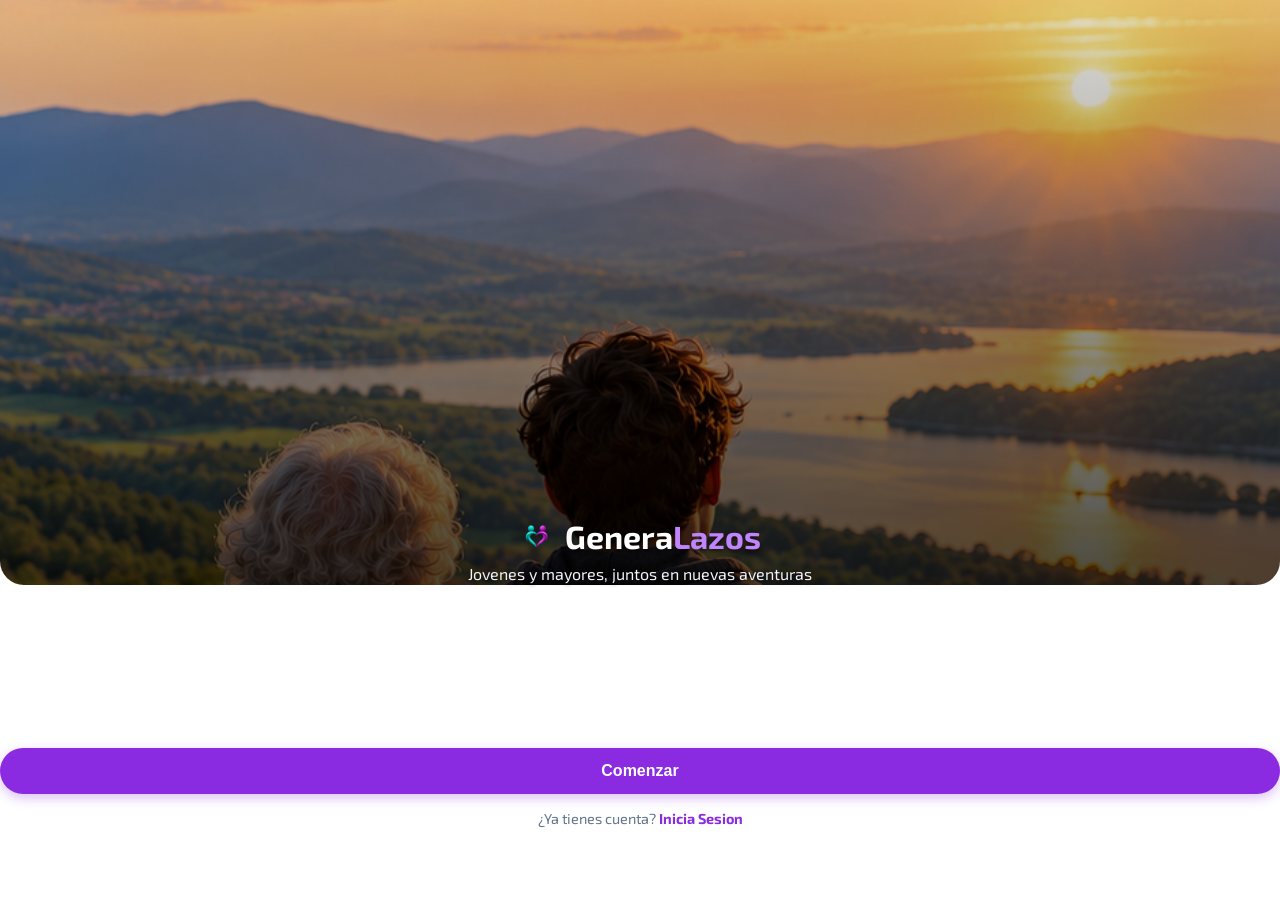
<file: index.html>
<!DOCTYPE html>
<html lang="es">
<head>
    <meta charset="UTF-8">
    <meta name="viewport" content="width=device-width, initial-scale=1.0">
    <title>GeneraLazos - PWA</title>
    <link rel="manifest" href="manifest.json">
    <meta name="theme-color" content="#8a2be2">
    <meta name="apple-mobile-web-app-capable" content="yes">
    <meta name="apple-mobile-web-app-status-bar-style" content="black-translucent">
    <script>
        // Register Service Worker
        if ('serviceWorker' in navigator) {
            window.addEventListener('load', () => {
                navigator.serviceWorker.register('sw.js')
                    .then(reg => console.log('SW registered!', reg))
                    .catch(err => console.error('SW registration failed:', err));
            });
        }
        // Redirect to login page
        window.location.replace('page/login.html');
    </script>
</head>
<body>
    <p>Cargando GeneraLazos...</p>
</body>
</html>
</file>
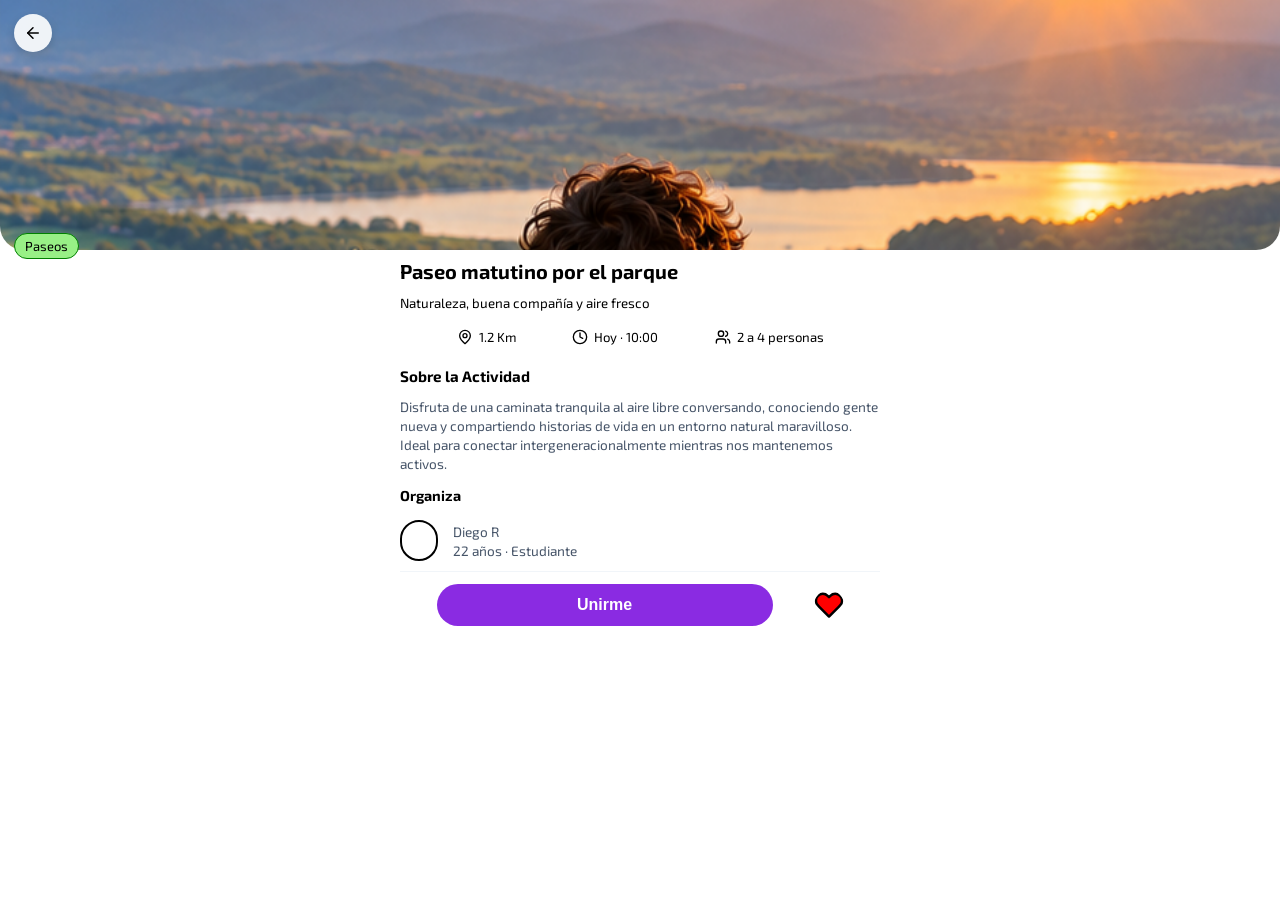
<file: page/actividad.html>
<!DOCTYPE html>
<html lang="es">

<head>
    <meta charset="UTF-8">
    <meta name="viewport" content="width=device-width, initial-scale=1.0">
    <title>Actividad - GeneraLazos</title>
    <link rel="manifest" href="../manifest.json">
    <meta name="theme-color" content="#8a2be2">
    <meta name="apple-mobile-web-app-capable" content="yes">
    <meta name="apple-mobile-web-app-status-bar-style" content="black-translucent">
    <link rel="stylesheet" href="../styles/actividad.css">
</head>

<body>
    <div class="main">
        <header>
            <div class="back" id="back">
                <button>
                    <img src="../images/left.svg" alt="Volver">
                </button>
            </div>
            <img src="../images/background3.png" alt="" id="actividad-img">
            <div class="tag">
                <p id="actividad-category">Paseos</p>
            </div>
        </header>
        <div class="info">
            <div class="content">
                <h2 id="actividad-title">Paseo matutino por el parque</h2>
                <small id="actividad-subtitle">Naturaleza, buena compañía y aire fresco</small>
                <div class="datos">
                    <div class="dato">
                        <img src="../images/ubicacion.svg" alt="">
                        <span id="actividad-distance">1.2 Km</span>
                    </div>

                    <div class="dato">
                        <img src="../images/reloj.svg" alt="">
                        <span id="actividad-datetime">Hoy · 10:00</span>
                    </div>

                    <div class="dato">
                        <img src="../images/usuarios.svg" alt="">
                        <span>2 a 4 personas</span>
                    </div>
                </div>
                <h3>Sobre la Actividad</h3>
                <p id="actividad-detail">Disfruta de una caminata tranquila al aire libre conversando, conociendo gente nueva y compartiendo historias de vida en un entorno natural maravilloso. Ideal para conectar intergeneracionalmente mientras nos mantenemos activos.</p>
                <h4>Organiza</h4>
                <div class="perfil">
                    <div class="marco">
                        <img src="../images/perfil.svg" alt="">
                    </div>
        
                    <div class="perfil-datos">
                        <p id="actividad-organizer-name">Diego R</p>
                        <p id="actividad-organizer-info">22 años · Estudiante</p>
                    </div>
                </div>
                <footer>
                    <button id="unirse">Unirme</button>
                    <img src="../images/corazon.svg" alt="">
                </footer>
            </div>
        </div>
    </div>
    <script src="../scripts/actividad.js"></script>
</body>

</html>
</file>
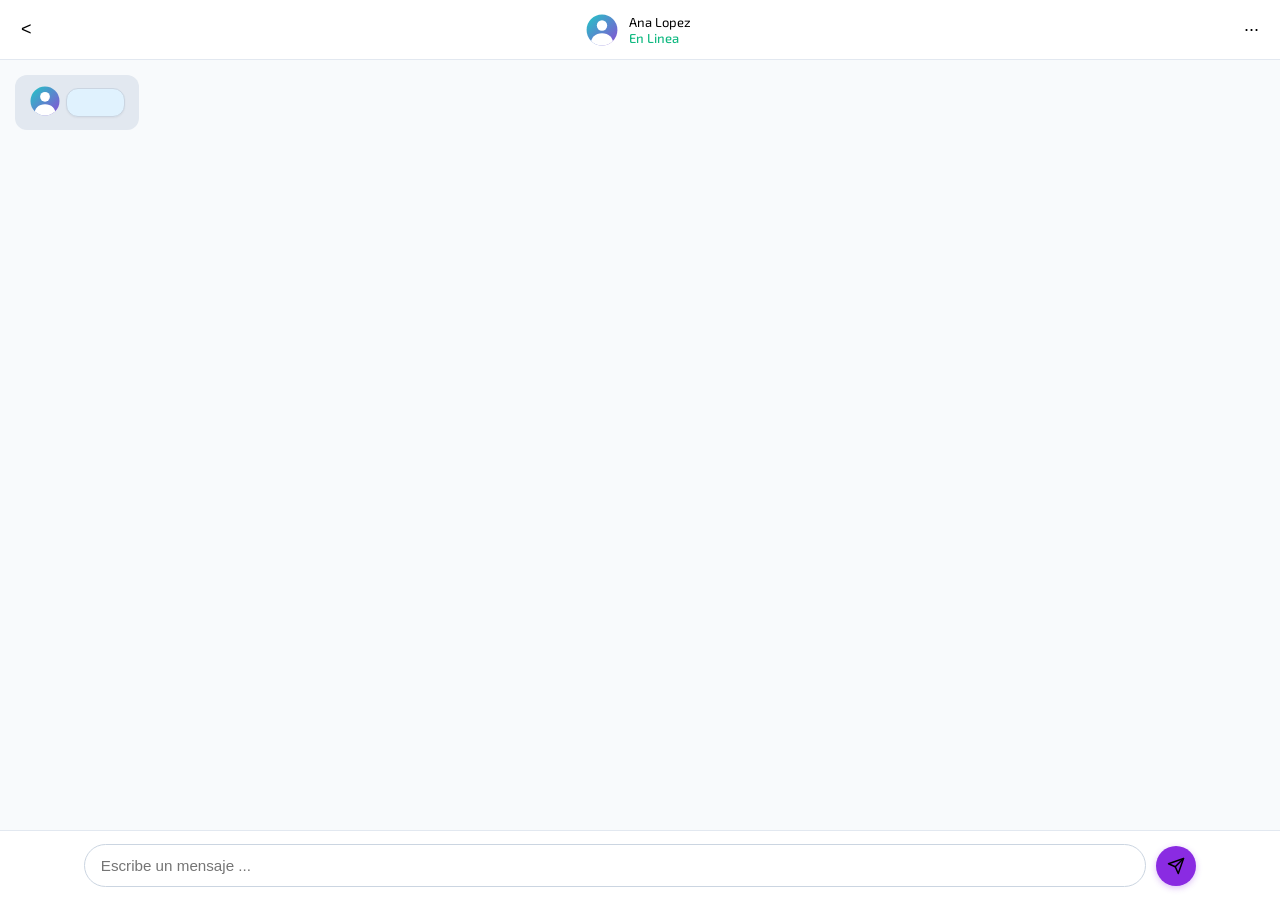
<file: page/chat.html>
<!DOCTYPE html>
<html lang="es">

<head>
    <meta charset="UTF-8">
    <meta name="viewport" content="width=device-width, initial-scale=1.0">
    <title>Chat - GeneraLazos</title>
    <link rel="manifest" href="../manifest.json">
    <meta name="theme-color" content="#8a2be2">
    <meta name="apple-mobile-web-app-capable" content="yes">
    <meta name="apple-mobile-web-app-status-bar-style" content="black-translucent">
    <link rel="stylesheet" href="../styles/chat.css">
</head>

<body>
    <header>
        <div class="back">
            <button>&lt;</button>
        </div>
        <div class="profile">
            <img src="../images/icono_perfil_usuario.svg" alt="">
            <div>
                <span>Ana Lopez</span>
                <span class="status">En Linea</span>
            </div>

        </div>
        <button>···</button>

    </header>
    <div class="main" id="chat">
        <div class="mensaje msg-emisor">
            <div class="emisor">
                <img src="../images/icono_perfil_usuario.svg" alt="">
            </div>
            <div class="contenido">
                <p>¡Hola! ¿Qué tal estás? Me alegro mucho de saludarte por aquí.</p>
            </div>
        </div>
        <div class="mensaje msg-receptor">
            <div class="emisor" hidden>
                <img src="../images/icono_perfil_usuario.svg" alt="">
            </div>
            <div class="contenido">
                <p>¡Hola! Todo muy bien, gracias.</p>
            </div>
        </div>
    </div>
    <footer>
        <input type="text" name="" id="" placeholder="Escribe un mensaje ...">
        <button>
            <img src="../images/enviar.svg" alt="">
        </button>
    </footer>
    <script src="../scripts/chat.js"></script>
</body>

</html>
</file>
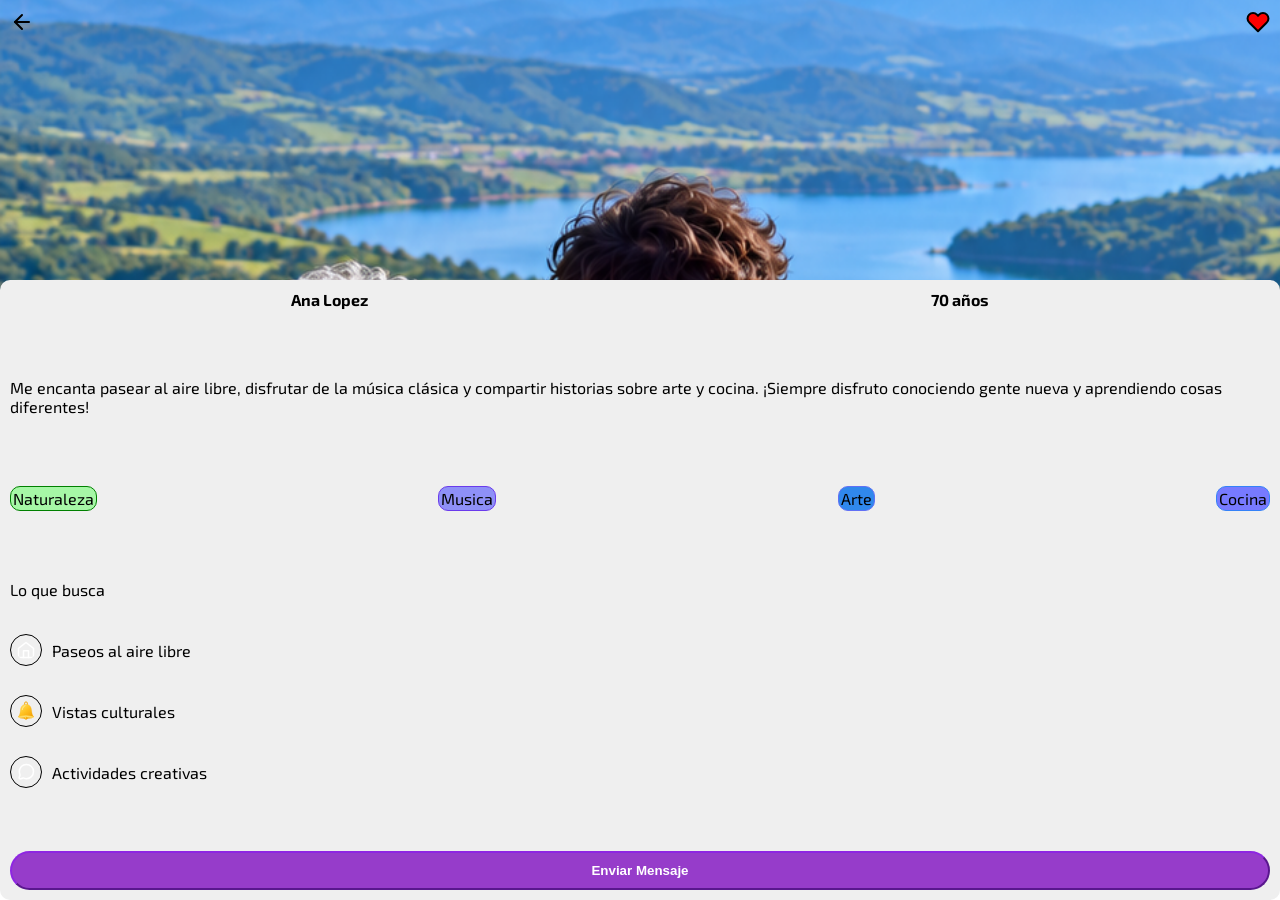
<file: page/contact-info.html>
<!DOCTYPE html>
<html lang="es">

<head>
    <meta charset="UTF-8">
    <meta name="viewport" content="width=device-width, initial-scale=1.0">
    <title>Contacto - GeneraLazos</title>
    <link rel="manifest" href="../manifest.json">
    <meta name="theme-color" content="#8a2be2">
    <meta name="apple-mobile-web-app-capable" content="yes">
    <meta name="apple-mobile-web-app-status-bar-style" content="black-translucent">
    <link rel="stylesheet" href="../styles/contact-info.css">
</head>

<body>
    <div class="main">
        <div class="buttons">
            <button>
                <img src="../images/left.svg" alt="">
            </button>
                     <button>
                <img src="../images/corazon.svg" alt="">
            </button>
        </div>
        <div class="image">
            <img src="../images/background.png" alt="">
        </div>

        <div class="info">
            <div class="content">
                <div class="name">
                    <span>Ana Lopez</span>
                    <span>70 años</span>
                </div>
                <p>Me encanta pasear al aire libre, disfrutar de la música clásica y compartir historias sobre arte y cocina. ¡Siempre disfruto conociendo gente nueva y aprendiendo cosas diferentes!</p>
                <div class="tags">
                    <div class="tag naturaleza">
                        <span>Naturaleza</span>
                    </div>
                    <div class="tag musica">
                        <span>Musica</span>
                    </div>
                    <div class="tag arte">
                        <span>Arte</span>
                    </div>
                    <div class="tag cocina">
                        <span>Cocina</span>
                    </div>
                </div>

                <div class="intereses">
                    <p>Lo que busca</p>
                    <div class="interes">
                        <img src="../images/casa.svg" alt="">
                        <p>Paseos al aire libre</p>
                    </div>
                    <div class="interes">
                        <img src="../images/campana.svg" alt="">
                        <p>Vistas culturales</p>
                    </div>
                    <div class="interes">
                        <img src="../images/chat.svg" alt="">
                        <p>Actividades creativas</p>
                    </div>

                </div>
                <button>Enviar Mensaje</button>
            </div>

        </div>
    </div>
    <script src="../scripts/contact-info.js"></script>
</body>

</html>
</file>
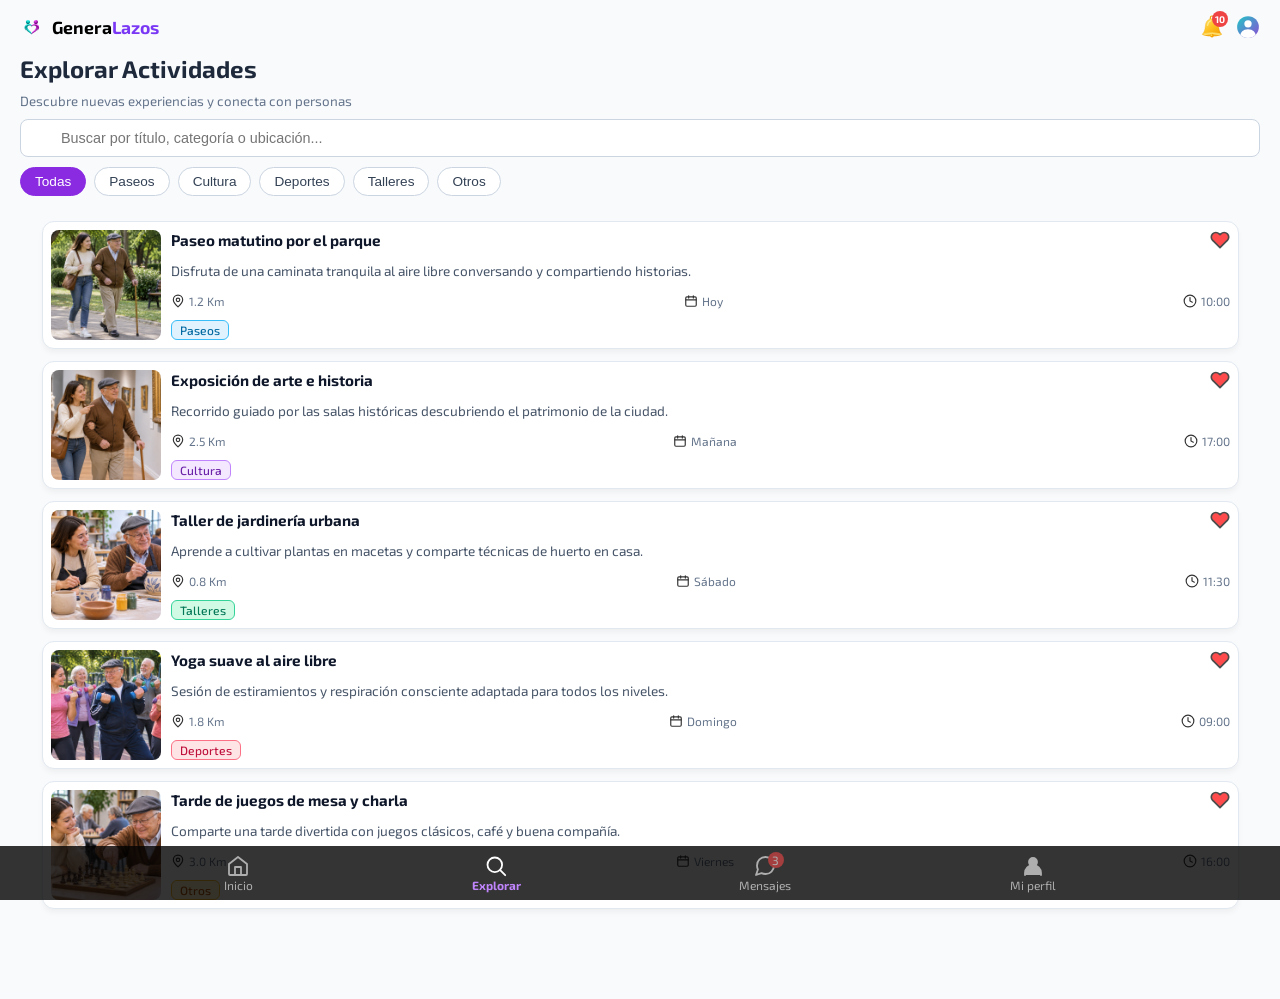
<file: page/explorar.html>
<!DOCTYPE html>
<html lang="es">

<head>
    <meta charset="UTF-8">
    <meta name="viewport" content="width=device-width, initial-scale=1.0">
    <title>Explorar - GeneraLazos</title>
    <link rel="manifest" href="../manifest.json">
    <meta name="theme-color" content="#8a2be2">
    <meta name="apple-mobile-web-app-capable" content="yes">
    <meta name="apple-mobile-web-app-status-bar-style" content="black-translucent">
    <link rel="stylesheet" href="../styles/explorar.css">
</head>

<body>
    <div class="main">
        <header>
            <div class="logo">
                <img src="../images/corazon_dos_personas.svg" alt="">
                <span>Genera<span class="subtext">Lazos</span></span>
            </div>

            <div class="profile">
                <div style="position: relative; display: inline-flex;">
                    <img src="../images/campana.svg" alt="Notificaciones">
                    <span class="notification-badge-header">10</span>
                </div>
                <img id="profile" src="../images/icono_perfil_usuario.svg" alt="" srcset="">
            </div>
        </header>

        <div class="explorar-header">
            <h2>Explorar Actividades</h2>
            <small>Descubre nuevas experiencias y conecta con personas</small>
            <div class="search-container">
                <img src="../images/lupa.svg" alt="Buscar">
                <input type="search" id="searchInput" placeholder="Buscar por título, categoría o ubicación...">
            </div>

            <div class="filters">
                <button class="filter-btn active" data-category="all">Todas</button>
                <button class="filter-btn" data-category="paseos">Paseos</button>
                <button class="filter-btn" data-category="cultura">Cultura</button>
                <button class="filter-btn" data-category="deportes">Deportes</button>
                <button class="filter-btn" data-category="talleres">Talleres</button>
                <button class="filter-btn" data-category="otros">Otros</button>
            </div>
        </div>

        <div class="actividades">
            <div class="listado" id="listado">
                <div class="card" data-category="paseos">
                    <img src="../images/paseo.svg" alt="">
                    <div class="description">
                        <div class="description-title">
                            <p>Paseo matutino por el parque</p><img src="../images/corazon.svg" alt="">
                        </div>
                        <p>Disfruta de una caminata tranquila al aire libre conversando y compartiendo historias.</p>
                        <div class="ubicacion">
                            <div class="meta-item">
                                <img src="../images/ubicacion.svg" alt="Distancia">
                                <span>1.2 Km</span>
                            </div>
                            <div class="meta-item">
                                <img src="../images/calendario.svg" alt="Día">
                                <span class="dia">Hoy</span>
                            </div>
                            <div class="meta-item">
                                <img src="../images/reloj.svg" alt="Hora">
                                <span>10:00</span>
                            </div>
                        </div>
                        <div class="categories">
                            <div class="categoria paseos">Paseos</div>
                        </div>
                    </div>
                </div>

                <div class="card" data-category="cultura">
                    <img src="../images/museo.svg" alt="">
                    <div class="description">
                        <div class="description-title">
                            <p>Exposición de arte e historia</p><img src="../images/corazon.svg" alt="">
                        </div>
                        <p>Recorrido guiado por las salas históricas descubriendo el patrimonio de la ciudad.</p>
                        <div class="ubicacion">
                            <div class="meta-item">
                                <img src="../images/ubicacion.svg" alt="Distancia">
                                <span>2.5 Km</span>
                            </div>
                            <div class="meta-item">
                                <img src="../images/calendario.svg" alt="Día">
                                <span class="dia">Mañana</span>
                            </div>
                            <div class="meta-item">
                                <img src="../images/reloj.svg" alt="Hora">
                                <span>17:00</span>
                            </div>
                        </div>
                        <div class="categories">
                            <div class="categoria cultura">Cultura</div>
                        </div>
                    </div>
                </div>

                <div class="card" data-category="talleres">
                    <img src="../images/taller.svg" alt="">
                    <div class="description">
                        <div class="description-title">
                            <p>Taller de jardinería urbana</p><img src="../images/corazon.svg" alt="">
                        </div>
                        <p>Aprende a cultivar plantas en macetas y comparte técnicas de huerto en casa.</p>
                        <div class="ubicacion">
                            <div class="meta-item">
                                <img src="../images/ubicacion.svg" alt="Distancia">
                                <span>0.8 Km</span>
                            </div>
                            <div class="meta-item">
                                <img src="../images/calendario.svg" alt="Día">
                                <span class="dia">Sábado</span>
                            </div>
                            <div class="meta-item">
                                <img src="../images/reloj.svg" alt="Hora">
                                <span>11:30</span>
                            </div>
                        </div>
                        <div class="categories">
                            <div class="categoria talleres">Talleres</div>
                        </div>
                    </div>
                </div>

                <div class="card" data-category="deportes">
                    <img src="../images/deporte.svg" alt="">
                    <div class="description">
                        <div class="description-title">
                            <p>Yoga suave al aire libre</p><img src="../images/corazon.svg" alt="">
                        </div>
                        <p>Sesión de estiramientos y respiración consciente adaptada para todos los niveles.</p>
                        <div class="ubicacion">
                            <div class="meta-item">
                                <img src="../images/ubicacion.svg" alt="Distancia">
                                <span>1.8 Km</span>
                            </div>
                            <div class="meta-item">
                                <img src="../images/calendario.svg" alt="Día">
                                <span class="dia">Domingo</span>
                            </div>
                            <div class="meta-item">
                                <img src="../images/reloj.svg" alt="Hora">
                                <span>09:00</span>
                            </div>
                        </div>
                        <div class="categories">
                            <div class="categoria deportes">Deportes</div>
                        </div>
                    </div>
                </div>

                <div class="card" data-category="otros">
                    <img src="../images/ajedrez.svg" alt="">
                    <div class="description">
                        <div class="description-title">
                            <p>Tarde de juegos de mesa y charla</p><img src="../images/corazon.svg" alt="">
                        </div>
                        <p>Comparte una tarde divertida con juegos clásicos, café y buena compañía.</p>
                        <div class="ubicacion">
                            <div class="meta-item">
                                <img src="../images/ubicacion.svg" alt="Distancia">
                                <span>3.0 Km</span>
                            </div>
                            <div class="meta-item">
                                <img src="../images/calendario.svg" alt="Día">
                                <span class="dia">Viernes</span>
                            </div>
                            <div class="meta-item">
                                <img src="../images/reloj.svg" alt="Hora">
                                <span>16:00</span>
                            </div>
                        </div>
                        <div class="categories">
                            <div class="categoria otros">Otros</div>
                        </div>
                    </div>
                </div>
            </div>
        </div>
    </div>

    <footer>
        <div class="icon" id="nav-inicio">
            <img src="../images/casa.svg" alt="">
            <span>Inicio</span>
        </div>
        <div class="icon active" id="nav-explorar">
            <img src="../images/lupa.svg" alt="">
            <span>Explorar</span>
        </div>
        <div class="icon" id="nav-mensajes" style="position: relative;">
            <img src="../images/chat.svg" alt="">
            <span>Mensajes</span>
            <span class="notification-badge">3</span>
        </div>
        <div class="icon" id="nav-perfil">
            <img src="../images/perfil.svg" alt="">
            <span>Mi perfil</span>
        </div>
    </footer>

    <script src="../scripts/explorar.js"></script>
</body>

</html>
</file>
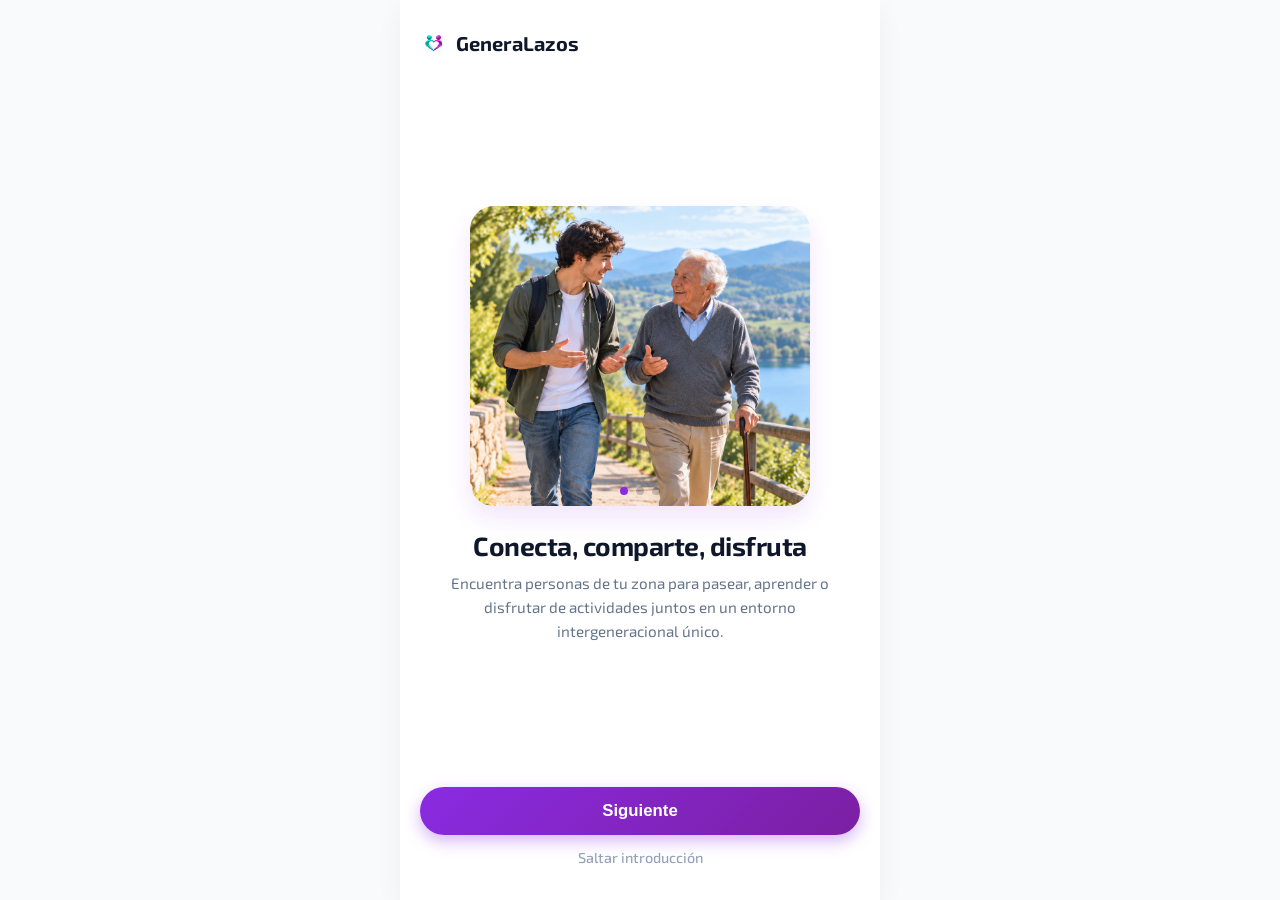
<file: page/info.html>
<!DOCTYPE html>
<html lang="es">

<head>
    <meta charset="UTF-8">
    <meta name="viewport" content="width=device-width, initial-scale=1.0">
    <title>Bienvenido - GeneraLazos</title>
    <link rel="manifest" href="../manifest.json">
    <meta name="theme-color" content="#8a2be2">
    <meta name="apple-mobile-web-app-capable" content="yes">
    <meta name="apple-mobile-web-app-status-bar-style" content="black-translucent">

    <script src="https://cdn.jsdelivr.net/npm/swiper@11/swiper-bundle.min.js"></script>
    <link rel="stylesheet" href="https://cdn.jsdelivr.net/npm/swiper@11/swiper-bundle.min.css" />
    <link rel="stylesheet" href="../styles/info.css">
</head>

<body>
    <div class="content">
        <header>
            <div class="logo">
                <img src="../images/corazon_dos_personas.svg" alt="">
                <span>Genera<span class="subtext">Lazos</span></span>
            </div>
        </header>

        <div class="main">
            <div class="swiper">
                <div class="swiper-wrapper">
                    <div class="swiper-slide">
                        <img src="../images/joven_anciano_paseando.svg" alt="Paseando juntos">
                    </div>
                    <div class="swiper-slide">
                        <img src="../images/paisaje_joven_anciana.svg" alt="Paisaje compartido">
                    </div>
                    <div class="swiper-slide">
                        <img src="../images/joven_anciano_jardineria_9x16.svg" alt="Jardinería urbana">
                    </div>
                </div>
                <div class="swiper-pagination"></div>
            </div>

            <div class="info-text">
                <h1>Conecta, comparte, disfruta</h1>
                <p>Encuentra personas de tu zona para pasear, aprender o disfrutar de actividades juntos en un entorno intergeneracional único.</p>
            </div>
        </div>

        <div class="bottom">
            <button id="siguienteBtn">Siguiente</button>
            <span id="saltarSpan">Saltar introducción</span>
        </div>
    </div>
    <script src="../scripts/info.js"></script>
</body>

</html>
</file>
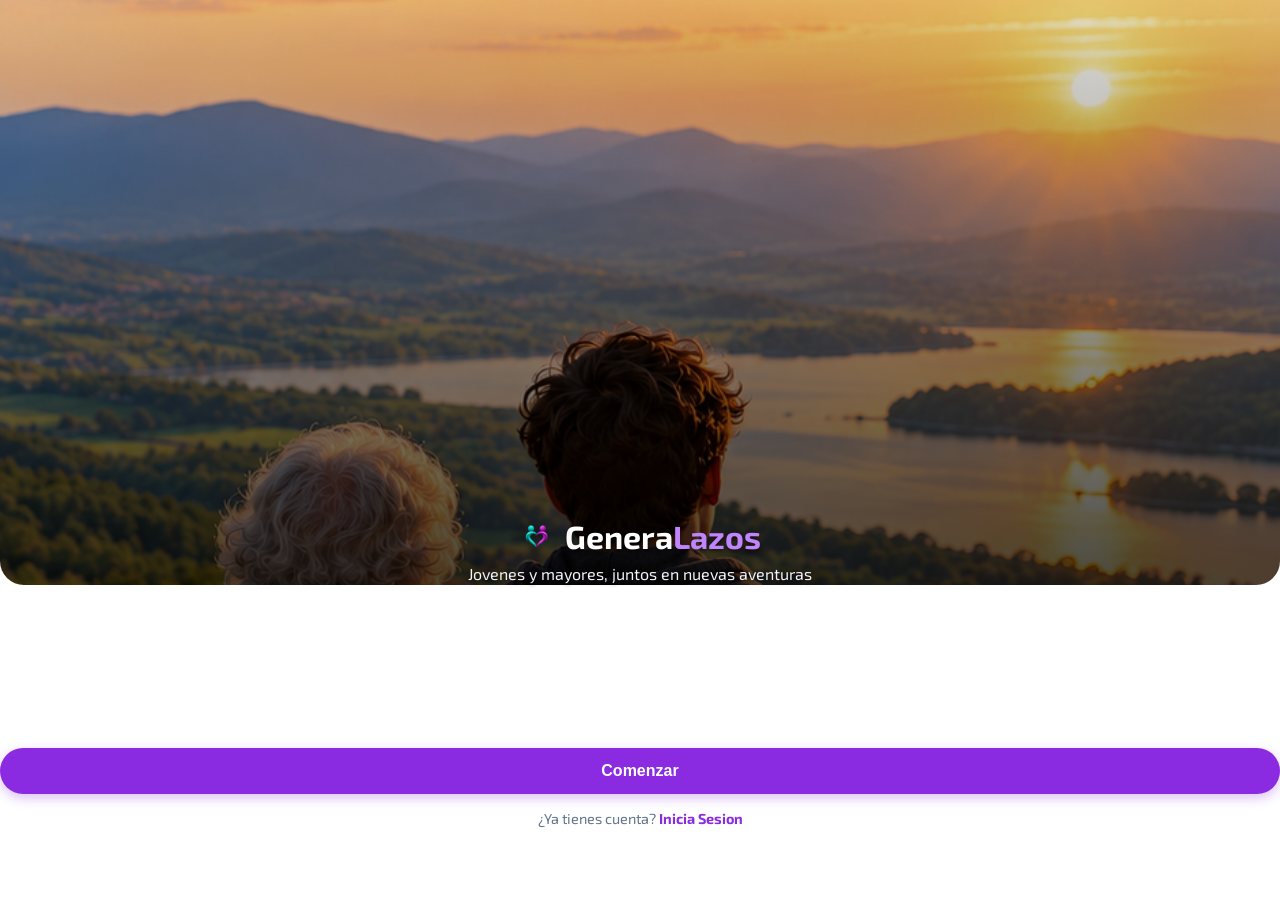
<file: page/login.html>
<!DOCTYPE html>
<html lang="es">

<head>
    <meta charset="UTF-8">
    <meta name="viewport" content="width=device-width, initial-scale=1.0">
    <title>GeneraLazos</title>
    <link rel="manifest" href="../manifest.json">
    <meta name="theme-color" content="#8a2be2">
    <meta name="apple-mobile-web-app-capable" content="yes">
    <meta name="apple-mobile-web-app-status-bar-style" content="black-translucent">
    <link rel="stylesheet" href="../styles/login.css">
</head>

<body>
    <div class="main">
        <div class="top">
            <div class="title">
                <img src="../images/corazon_dos_personas.svg" alt="">
                <h2>Genera<span class="subtext">Lazos</span></h2>
            </div>
            <small>Jovenes y mayores, juntos en nuevas aventuras</small>

        </div>

        <div class="bottom">
            <button id="start">Comenzar</button>
            <small>¿Ya tienes cuenta? <a href="">Inicia Sesion</a></small>
        </div>
    </div>

    <script src="../scripts/login.js"></script>
</body>

</html>
</file>
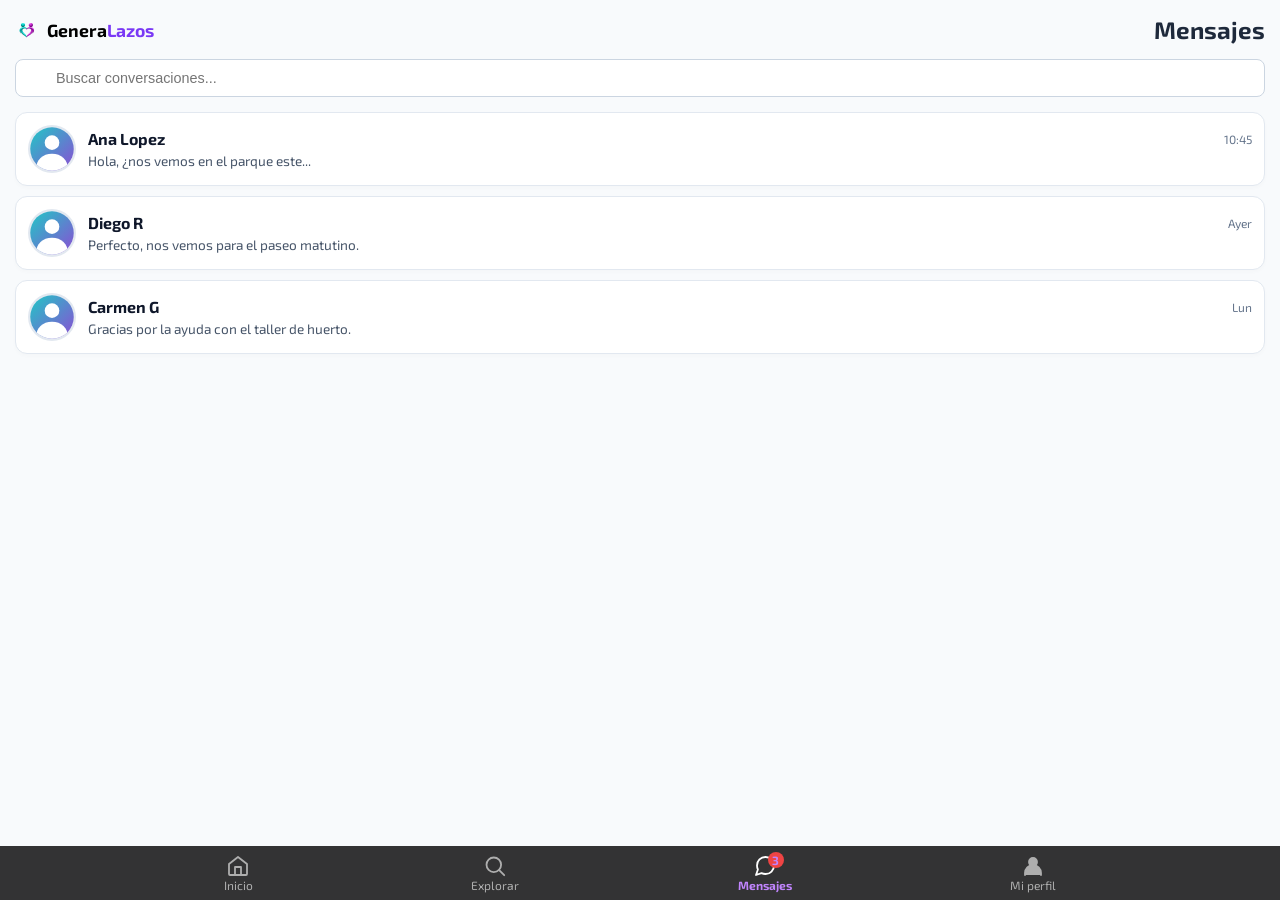
<file: page/mensajes.html>
<!DOCTYPE html>
<html lang="es">

<head>
    <meta charset="UTF-8">
    <meta name="viewport" content="width=device-width, initial-scale=1.0">
    <title>Mensajes - GeneraLazos</title>
    <link rel="manifest" href="../manifest.json">
    <meta name="theme-color" content="#8a2be2">
    <meta name="apple-mobile-web-app-capable" content="yes">
    <meta name="apple-mobile-web-app-status-bar-style" content="black-translucent">
    <link rel="stylesheet" href="../styles/mensajes.css">
</head>

<body>
    <div class="main">
        <header>
            <div class="logo">
                <img src="../images/corazon_dos_personas.svg" alt="">
                <span>Genera<span class="subtext">Lazos</span></span>
            </div>
            <h2>Mensajes</h2>
        </header>

        <div class="search-container">
            <img src="../images/lupa.svg" alt="Buscar">
            <input type="search" id="searchChat" placeholder="Buscar conversaciones...">
        </div>

        <div class="chat-list">
            <div class="chat-item" data-name="Ana Lopez" data-avatar="../images/icono_perfil_usuario.svg">
                <div class="avatar">
                    <img src="../images/icono_perfil_usuario.svg" alt="Ana Lopez">
                </div>
                <div class="chat-info">
                    <div class="chat-header-row">
                        <span class="name">Ana Lopez</span>
                        <span class="time">10:45</span>
                    </div>
                    <p class="preview">Hola, ¿nos vemos en el parque este...</p>
                </div>
            </div>

            <div class="chat-item" data-name="Diego R" data-avatar="../images/icono_perfil_usuario.svg">
                <div class="avatar">
                    <img src="../images/icono_perfil_usuario.svg" alt="Diego R">
                </div>
                <div class="chat-info">
                    <div class="chat-header-row">
                        <span class="name">Diego R</span>
                        <span class="time">Ayer</span>
                    </div>
                    <p class="preview">Perfecto, nos vemos para el paseo matutino.</p>
                </div>
            </div>

            <div class="chat-item" data-name="Carmen G" data-avatar="../images/icono_perfil_usuario.svg">
                <div class="avatar">
                    <img src="../images/icono_perfil_usuario.svg" alt="Carmen G">
                </div>
                <div class="chat-info">
                    <div class="chat-header-row">
                        <span class="name">Carmen G</span>
                        <span class="time">Lun</span>
                    </div>
                    <p class="preview">Gracias por la ayuda con el taller de huerto.</p>
                </div>
            </div>
        </div>
    </div>

    <footer>
        <div class="icon" id="nav-inicio">
            <img src="../images/casa.svg" alt="">
            <span>Inicio</span>
        </div>
        <div class="icon" id="nav-explorar">
            <img src="../images/lupa.svg" alt="">
            <span>Explorar</span>
        </div>
        <div class="icon active" id="nav-mensajes" style="position: relative;">
            <img src="../images/chat.svg" alt="">
            <span>Mensajes</span>
            <span class="notification-badge">3</span>
        </div>
        <div class="icon" id="nav-perfil">
            <img src="../images/perfil.svg" alt="">
            <span>Mi perfil</span>
        </div>
    </footer>

    <script src="../scripts/mensajes.js"></script>
</body>

</html>
</file>
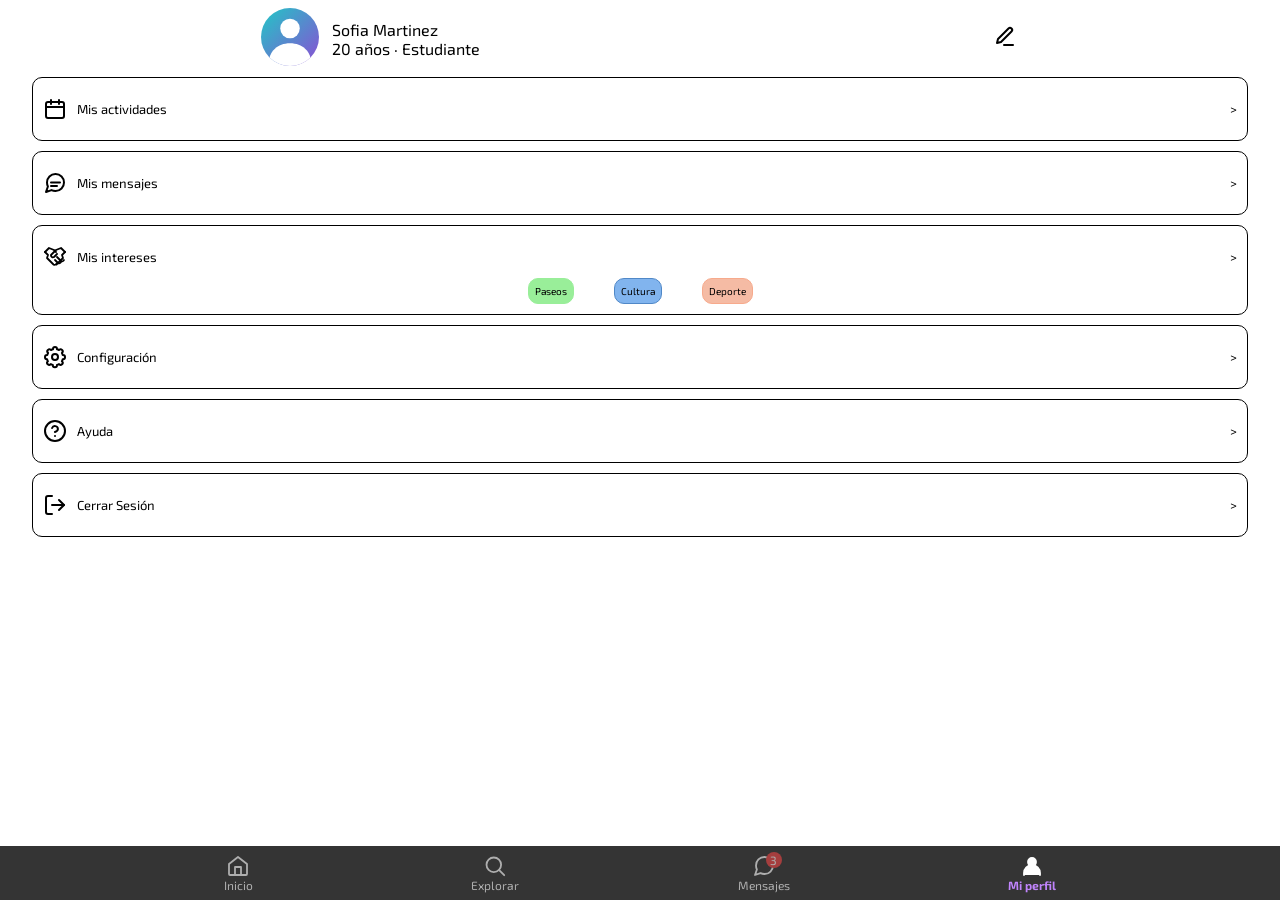
<file: page/perfil.html>
<!DOCTYPE html>
<html lang="es">

<head>
    <meta charset="UTF-8">
    <meta name="viewport" content="width=device-width, initial-scale=1.0">
    <title>Perfil - GeneraLazos</title>
    <link rel="manifest" href="../manifest.json">
    <meta name="theme-color" content="#8a2be2">
    <meta name="apple-mobile-web-app-capable" content="yes">
    <meta name="apple-mobile-web-app-status-bar-style" content="black-translucent">
    <link rel="stylesheet" href="../styles/perfil.css">
</head>

<body>
    <header>
        <div class="profile">
            <div class="image">
                <img src="../images/icono_perfil_usuario.svg" alt="">
            </div>
            <div class="datos">
                <span id="profileName">Sofia Martinez</span>
                <span id="profileDetails">20 años · Estudiante</span>
            </div>

        </div>

        <button class="editar" id="editProfileBtn">
            <img src="../images/lapiz.svg" alt="">
        </button>
    </header>
    <div class="main">
        <div class="propiedad">
            <div class="left">
                <img src="../images/calendario.svg" alt="">
                <p>Mis actividades</p>
            </div>
            <p>&gt;</p>

        </div>
        <div class="propiedad">
            <div class="left">
                <img src="../images/mensaje.svg" alt="">
                <p>Mis mensajes</p>
            </div>
            <p>&gt;</p>

        </div>
        <div class="propiedad">
            <div class="intereses">
                <div class="top">
                    <div class="left">
                        <img src="../images/hands.svg" alt="">
                        <p>Mis intereses</p>
                    </div>
                    <p>&gt;</p>
                </div>
                <div class="tags">
                    <span class="naturaleza">Paseos</span>
                    <span class="cultura">Cultura</span>
                    <span class="deporte">Deporte</span>
                </div>
            </div>


        </div>
        <div class="propiedad">
            <div class="left">
                <img src="../images/configuracion.svg" alt="">
                <p>Configuración</p>
            </div>
            <p>&gt;</p>

        </div>
        <div class="propiedad">
            <div class="left">
                <img src="../images/ayuda.svg" alt="">
                <p>Ayuda</p>
            </div>
            <p>&gt;</p>

        </div>
        <div class="propiedad">
            <div class="left">
                <img src="../images/cerrar.svg" alt="">
                <p>Cerrar Sesión</p>
            </div>
            <p>&gt;</p>

        </div>
    </div>
    
    <!-- Modal Editar Perfil -->
    <div class="modal-overlay" id="editModal" style="display: none;">
        <div class="modal-content">
            <h3>Editar Perfil</h3>
            <div class="form-group">
                <label for="inputName">Nombre:</label>
                <input type="text" id="inputName" value="Sofia Martinez">
            </div>
            <div class="form-group">
                <label for="inputAge">Edad:</label>
                <input type="number" id="inputAge" value="20">
            </div>
            <div class="form-group">
                <label for="inputOccupation">Ocupación:</label>
                <input type="text" id="inputOccupation" value="Estudiante">
            </div>
            <div class="modal-buttons">
                <button id="cancelModal" class="btn-cancel">Cancelar</button>
                <button id="saveModal" class="btn-save">Guardar</button>
            </div>
        </div>
    </div>

    <footer>
        <div class="icon" id="nav-inicio">
            <img src="../images/casa.svg" alt="">
            <span>Inicio</span>
        </div>
        <div class="icon" id="nav-explorar">
            <img src="../images/lupa.svg" alt="">
            <span>Explorar</span>
        </div>
        <div class="icon" id="nav-mensajes" style="position: relative;">
            <img src="../images/chat.svg" alt="">
            <span>Mensajes</span>
            <span class="notification-badge">3</span>
        </div>
        <div class="icon active" id="nav-perfil">
            <img src="../images/perfil.svg" alt="">
            <span>Mi perfil</span>
        </div>
    </footer>
    <script src="../scripts/perfil.js"></script>
</body>

</html>
</file>
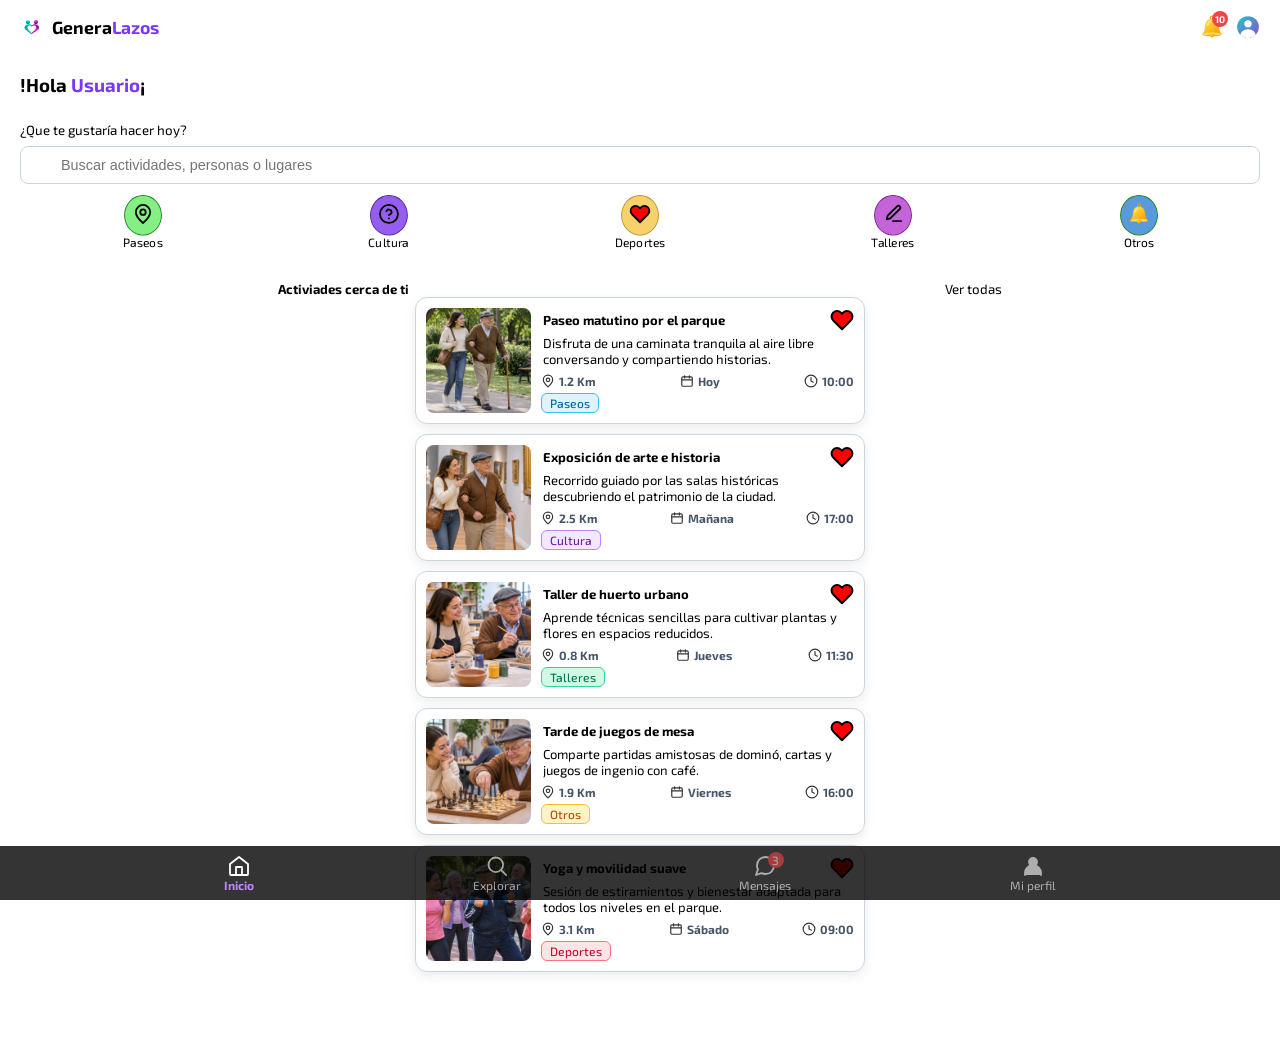
<file: page/principal.html>
<!DOCTYPE html>
<html lang="es">

<head>
    <meta charset="UTF-8">
    <meta name="viewport" content="width=device-width, initial-scale=1.0">
    <title>Principal - GeneraLazos</title>
    <link rel="manifest" href="../manifest.json">
    <meta name="theme-color" content="#8a2be2">
    <meta name="apple-mobile-web-app-capable" content="yes">
    <meta name="apple-mobile-web-app-status-bar-style" content="black-translucent">
    <link rel="stylesheet" href="../styles/principal.css">
</head>

<body>
    <div class="main">
        <header>
            <div class="logo">
                <img src="../images/corazon_dos_personas.svg" alt="">
                <span>Genera<span class="subtext">Lazos</span></span>
            </div>

            <div class="profile">
                <div style="position: relative; display: inline-flex;">
                    <img src="../images/campana.svg" alt="Notificaciones">
                    <span class="notification-badge-header">10</span>
                </div>
                <img id="profile" src="../images/icono_perfil_usuario.svg" alt="" srcset="">
            </div>
        </header>
        <div class="principal">
            <h3>!Hola <span class="username">Usuario</span>¡</h3>
            <small>¿Que te gustaría hacer hoy?</small>
            <div class="search-container">
                <img src="../images/lupa.svg" alt="Buscar">
                <input type="search" id="searchInput" placeholder="Buscar actividades, personas o lugares">
            </div>
            <div class="iconos">
                <div class="actividad">
                    <div class="icono paseos"><img src="../images/ubicacion.svg" alt="Paseos"></div>
                    <small>Paseos</small>
                </div>
                <div class="actividad ">
                    <div class="icono cultura"><img src="../images/ayuda.svg" alt="Cultura"></div>
                    <small>Cultura</small>
                </div>
                <div class="actividad ">
                    <div class="icono deportes"><img src="../images/corazon.svg" alt="Deportes"></div>
                    <small>Deportes</small>
                </div>
                <div class="actividad ">
                    <div class="icono talleres"><img src="../images/lapiz.svg" alt="Talleres"></div>
                    <small>Talleres</small>
                </div>
                <div class="actividad ">
                    <div class="icono otros"><img src="../images/campana.svg" alt="Otros"></div>
                    <small>Otros</small>
                </div>

            </div>
        </div>
        <div class="actividades">
            <div class="actividades-header">
                <small><span>Activiades cerca de ti</span></small>
                <small>Ver todas</small>
            </div>
            <div class="listado">
                <div class="card">
                    <img src="../images/paseo.svg" alt="">
                    <div class="description">
                        <div class="description-title">
                            <p>Paseo matutino por el parque</p><img src="../images/corazon.svg" alt="">
                        </div>

                        <p>Disfruta de una caminata tranquila al aire libre conversando y compartiendo historias.</p>
                        <div class="ubicacion">
                            <div class="meta-item">
                                <img src="../images/ubicacion.svg" alt="Distancia">
                                <span>1.2 Km</span>
                            </div>
                            <div class="meta-item">
                                <img src="../images/calendario.svg" alt="Día">
                                <span class="dia">Hoy</span>
                            </div>
                            <div class="meta-item">
                                <img src="../images/reloj.svg" alt="Hora">
                                <span>10:00</span>
                            </div>
                        </div>
                        <div class="categories">
                            <div class="categoria paseos">Paseos</div>
                        </div>

                    </div>
                </div>

                <div class="card">
                    <img src="../images/museo.svg" alt="">
                    <div class="description">
                        <div class="description-title">
                            <p>Exposición de arte e historia</p><img src="../images/corazon.svg" alt="">
                        </div>

                        <p>Recorrido guiado por las salas históricas descubriendo el patrimonio de la ciudad.</p>
                        <div class="ubicacion">
                            <div class="meta-item">
                                <img src="../images/ubicacion.svg" alt="Distancia">
                                <span>2.5 Km</span>
                            </div>
                            <div class="meta-item">
                                <img src="../images/calendario.svg" alt="Día">
                                <span class="dia">Mañana</span>
                            </div>
                            <div class="meta-item">
                                <img src="../images/reloj.svg" alt="Hora">
                                <span>17:00</span>
                            </div>
                        </div>
                        <div class="categories ">
                            <div class="categoria cultura">Cultura</div>
                        </div>

                    </div>
                </div>
                <div class="card">
                    <img src="../images/taller.svg" alt="">
                    <div class="description">
                        <div class="description-title">
                            <p>Taller de huerto urbano</p><img src="../images/corazon.svg" alt="">
                        </div>

                        <p>Aprende técnicas sencillas para cultivar plantas y flores en espacios reducidos.</p>
                        <div class="ubicacion">
                            <div class="meta-item">
                                <img src="../images/ubicacion.svg" alt="Distancia">
                                <span>0.8 Km</span>
                            </div>
                            <div class="meta-item">
                                <img src="../images/calendario.svg" alt="Día">
                                <span class="dia">Jueves</span>
                            </div>
                            <div class="meta-item">
                                <img src="../images/reloj.svg" alt="Hora">
                                <span>11:30</span>
                            </div>
                        </div>
                        <div class="categories">
                            <div class="categoria talleres">Talleres</div>
                        </div>

                    </div>
                </div>
                <div class="card">
                    <img src="../images/ajedrez.svg" alt="">
                    <div class="description">
                        <div class="description-title">
                            <p>Tarde de juegos de mesa</p><img src="../images/corazon.svg" alt="">
                        </div>

                        <p>Comparte partidas amistosas de dominó, cartas y juegos de ingenio con café.</p>
                        <div class="ubicacion">
                            <div class="meta-item">
                                <img src="../images/ubicacion.svg" alt="Distancia">
                                <span>1.9 Km</span>
                            </div>
                            <div class="meta-item">
                                <img src="../images/calendario.svg" alt="Día">
                                <span class="dia">Viernes</span>
                            </div>
                            <div class="meta-item">
                                <img src="../images/reloj.svg" alt="Hora">
                                <span>16:00</span>
                            </div>
                        </div>
                        <div class="categories">
                            <div class="categoria otros">Otros</div>
                        </div>

                    </div>
                </div>
                <div class="card">
                    <img src="../images/deporte.svg" alt="">
                    <div class="description">
                        <div class="description-title">
                            <p>Yoga y movilidad suave</p><img src="../images/corazon.svg" alt="">
                        </div>

                        <p>Sesión de estiramientos y bienestar adaptada para todos los niveles en el parque.</p>
                        <div class="ubicacion">
                            <div class="meta-item">
                                <img src="../images/ubicacion.svg" alt="Distancia">
                                <span>3.1 Km</span>
                            </div>
                            <div class="meta-item">
                                <img src="../images/calendario.svg" alt="Día">
                                <span class="dia">Sábado</span>
                            </div>
                            <div class="meta-item">
                                <img src="../images/reloj.svg" alt="Hora">
                                <span>09:00</span>
                            </div>
                        </div>
                        <div class="categories">
                            <div class="categoria deportes">Deportes</div>
                        </div>

                    </div>
                </div>
            </div>

        </div>
    </div>

    <footer>
        <div class="icon active" id="nav-inicio">
            <img src="../images/casa.svg" alt="">
            <span>Inicio</span>
        </div>
        <div class="icon" id="nav-explorar">
            <img src="../images/lupa.svg" alt="">
            <span>Explorar</span>
        </div>
        <div class="icon" id="nav-mensajes" style="position: relative;">
            <img src="../images/chat.svg" alt="">
            <span>Mensajes</span>
            <span class="notification-badge">3</span>
        </div>
        <div class="icon" id="nav-perfil">
            <img src="../images/perfil.svg" alt="">
            <span>Mi perfil</span>
        </div>
    </footer>

    <script src="../scripts/principal.js"></script>
</body>

</html>
</file>
<file: styles/actividad.css>
@import url('https://fonts.googleapis.com/css2?family=Exo+2:ital,wght@0,100..900;1,100..900&family=Lexend:wght@100..900&family=Poppins:ital,wght@0,100;0,200;0,300;0,400;0,500;0,600;0,700;0,800;0,900;1,100;1,200;1,300;1,400;1,500;1,600;1,700;1,800;1,900&family=Roboto:ital,wght@0,100..900;1,100..900&display=swap');

* {
    box-sizing: border-box;
    user-select: none;
    -webkit-user-select: none;
}

html,
body {
    width: 100%;
    height: 100vh;
    margin: 0;
    overflow: hidden;
    font-family: 'Exo 2', sans-serif;
    display: flex;
    flex-direction: column;
    background-color: #ffffff;
}

.main {
    width: 100%;
    height: 100vh;
    display: flex;
    flex-direction: column;
    justify-content: space-between;
    overflow: hidden;
}

.info {
    width: 100%;
    display: flex;
    flex: 1;
    justify-content: center;
    align-items: flex-start;
    overflow: hidden;
    padding: 6px 0;
}

header {
    position: relative;
    flex-shrink: 0;
}

header > img {
    width: 100%;
    height: 250px;
    object-fit: cover;
    border-radius: 0 0 24px 24px;
}

.tag {
    font-size: small;
    p {
        padding: 0;
        margin: 0;
        text-align: center;
    }

    position: absolute;
    border: 1px solid green;
    padding: 4px 10px;
    border-radius: 20px;
    bottom: -6px;
    left: 14px;
    background-color: rgb(152, 240, 134);
}

.datos {
    width: 100%;
    display: flex;
    justify-content: space-evenly;
    flex-wrap: wrap;
    margin: 8px 0;
}

.dato {
    display: flex;
    gap: 6px;
    align-items: center;
    span {
        font-size: 0.82rem;
    }
    img {
        width: 16px;
        height: 16px;
        object-fit: contain;
        border-radius: 0;
    }
}

.perfil-datos {
    p {
        font-size: small;
        margin: 0;
    }
}

h2 {
    font-size: 1.25rem;
    margin: 0 0 2px 0;
}

h3 {
    font-size: 0.95rem;
    margin: 4px 0 2px 0;
}

h4 {
    font-size: 0.9rem;
    margin: 4px 0 2px 0;
}

.content {
    display: flex;
    flex-direction: column;
    width: 90%;
    max-width: 480px;
    gap: 10px;
    justify-content: space-between;
    p {
        font-size: 0.85rem;
        margin: 0;
        color: #475569;
        line-height: 1.4;
    }
}

.perfil {
    width: 100%;
    display: flex;
    justify-content: flex-start;
    align-items: center;
    gap: 15px;
    margin-top: 4px;

    .marco {
        border: 2px solid black;
        border-radius: 24px;
        padding: 3px;
    }
    img {
        border-radius: 20px;
        width: 28px;
        height: 28px;
        object-fit: cover;
    }
}

.back {
    position: absolute;
    top: 14px;
    left: 14px;
    z-index: 10;

    button {
        background: rgba(255, 255, 255, 0.9);
        backdrop-filter: blur(8px);
        border: none;
        border-radius: 50%;
        width: 38px;
        height: 38px;
        display: flex;
        align-items: center;
        justify-content: center;
        cursor: pointer;
        box-shadow: 0 4px 10px rgba(0, 0, 0, 0.15);
        transition: transform 0.2s, background 0.2s;

        &:hover {
            background: #ffffff;
            transform: scale(1.05);
        }

        img {
            width: 18px;
            height: 18px;
            object-fit: contain;
            border-radius: 0;
        }
    }
}

footer {
    flex-shrink: 0;
    padding: 12px 16px;
    background: #ffffff;
    display: flex;
    align-items: center;
    justify-content: space-around;
    width: 100%;
    border-top: 1px solid #f1f5f9;

    button {
        width: 75%;
        border-radius: 30px;
        background-color: blueviolet;
        color: white;
        padding: 12px;
        border: none;
        font-weight: bold;
        cursor: pointer;
        font-size: 1rem;
    }
    img {
        border-radius: 50%;
        width: 30px;
        height: 30px;
        object-fit: cover;
    }
}
</file>
<file: styles/chat.css>
@import url('https://fonts.googleapis.com/css2?family=Exo+2:ital,wght@0,100..900;1,100..900&family=Lexend:wght@100..900&family=Poppins:ital,wght@0,100;0,200;0,300;0,400;0,500;0,600;0,700;0,800;0,900;1,100;1,200;1,300;1,400;1,500;1,600;1,700;1,800;1,900&family=Roboto:ital,wght@0,100..900;1,100..900&display=swap');

* {
    box-sizing: border-box;
       user-select: none;
    -webkit-user-select: none;
}

html,
body {
    margin: 0;
    width: 100%;
    height: 100%;
    overflow: hidden;
    font-family: "Exo 2", sans-serif;
    background-color: #f8fafc;
}

.status {
    color: #10b981;
    font-weight: 500;
}

header {
    position: fixed;
    top: 0;
    left: 0;
    width: 100%;
    height: 60px;
    display: flex;
    justify-content: space-between;
    align-items: center;
    padding: 10px 15px;
    background-color: #ffffff;
    border-bottom: 1px solid #e2e8f0;
    z-index: 100;

    button {
        border: none;
        font-size: large;
        background-color: transparent;
        cursor: pointer;
    }
}

.back {
    button {
        border: none;
        font-size: large;
        background-color: transparent;
        cursor: pointer;
    }
}

.profile {
    font-size: small;
    display: flex;
    gap: 10px;
    align-items: center;

    img {
        width: 34px;
        height: 34px;
        object-fit: cover;
        border-radius: 50%;
    }

    div {
        display: flex;
        flex-direction: column;
    }
}

.main {
    position: fixed;
    top: 60px;
    bottom: 70px;
    left: 0;
    width: 100%;
    display: flex;
    padding: 15px;
    align-items: stretch;
    flex-direction: column;
    gap: 18px;
    overflow-y: auto;
    background-color: #f8fafc;
    -webkit-overflow-scrolling: touch;
}

.mensaje {
    display: flex;
    width: 80%;
    gap: 10px;
}

.emisor {
    img {
        width: 32px;
        height: 32px;
        object-fit: cover;
        border-radius: 50%;
    }
}

.contenido {
    display: flex;
    flex-direction: column;
    word-break: break-word;
    overflow-wrap: break-word;
    max-width: 100%;
    border: 1px solid #cbd5e1;
    border-radius: 12px;
    background-color: #e0f2fe;
    padding: 10px 14px;
    text-align: left;
    box-shadow: 0 1px 2px rgba(0,0,0,0.05);

    p {
        margin: 0;
        word-break: break-word;
        overflow-wrap: break-word;
        text-align: left;
    }
}

.msg-emisor {
    align-self: flex-start;
    flex-direction: row;
}

.msg-receptor {
    align-self: flex-end;
    flex-direction: row-reverse;

    .contenido {
        background-color: #d1fae5;
        border-color: #a7f3d0;
    }
}

footer {
    position: fixed;
    bottom: 0;
    left: 0;
    width: 100%;
    height: 70px;
    display: flex;
    justify-content: center;
    align-items: center;
    padding: 12px 15px;
    background-color: #ffffff;
    border-top: 1px solid #e2e8f0;
    z-index: 100;
    gap: 10px;

    input {
        width: 85%;
        padding: 12px 16px;
        border-radius: 30px;
        border: 1px solid #cbd5e1;
        outline: none;
        font-size: 0.95rem;

        &:focus {
            border-color: #8a2be2;
        }
    }

    button {
        border: none;
        width: 40px;
        height: 40px;
        display: flex;
        justify-content: center;
        align-items: center;
        border-radius: 50%;
        background-color: #8a2be2;
        cursor: pointer;
        box-shadow: 0 2px 6px rgba(138, 43, 226, 0.3);

        img {
            width: 18px;
            height: 18px;
            filter: invert(1);
        }
    }
}

@keyframes slideUp {
    from {
        opacity: 0;
        transform: translateY(12px);
    }
    to {
        opacity: 1;
        transform: translateY(0);
    }
}

.mensaje {
    animation: slideUp 0.35s ease-out forwards;
}

.typing-indicator {
    display: flex;
    align-items: center;
    gap: 5px;
    padding: 10px 14px;
    background: #e2e8f0;
    border-radius: 12px;
    width: fit-content;
    align-self: flex-start;
    animation: slideUp 0.3s ease-out forwards;

    span {
        width: 7px;
        height: 7px;
        background: #64748b;
        border-radius: 50%;
        animation: bounce 1.4s infinite ease-in-out both;
    }

    span:nth-child(1) { animation-delay: -0.32s; }
    span:nth-child(2) { animation-delay: -0.16s; }
}

@keyframes bounce {
    0%, 80%, 100% { transform: scale(0); }
    40% { transform: scale(1.0); }
}
</file>
<file: styles/contact-info.css>
@import url('https://fonts.googleapis.com/css2?family=Exo+2:ital,wght@0,100..900;1,100..900&family=Lexend:wght@100..900&family=Poppins:ital,wght@0,100;0,200;0,300;0,400;0,500;0,600;0,700;0,800;0,900;1,100;1,200;1,300;1,400;1,500;1,600;1,700;1,800;1,900&family=Roboto:ital,wght@0,100..900;1,100..900&display=swap');

* {
    box-sizing: border-box;
       user-select: none;
    -webkit-user-select: none;
}

body,
html {
    font-family: 'Exo 2', sans-serif;
    height: 100%;

}

.image {
    height: 300px;
    flex-shrink: 0;
}

.image img {
    width: 100%;
    height: 100%;
    object-fit: cover;
}

.main {
    min-height: 100vh;
    display: flex;
    flex-direction: column;


}

body {
    width: 100%;
    height: 100%;
    margin: 0;
}

img {
    width: 100%;
    height: 300px;
    object-fit: cover;

    z-index: -1;
}

.info {
    border-radius: 10px;
    z-index: 2;
    margin-top: -20px;
    background-color: #efefef;
    padding: 10px;
    width: 100%;
    flex: 1;
    display: flex;
    position: relative;
    justify-content: center;
}


.tag {
    padding: 2px;
    border-radius: 10px;
}

.intereses {
    display: flex;
    flex-direction: column;
    gap: 10px;
}

.interes {
    display: flex;
    width: 100%;
    align-items: center;
    justify-content: start;
    gap: 10px;
   
    img {
        border: 1px solid black;
        border-radius: 50%;
        width: 32px;
        height: 32px;
        padding: 5px;
        object-fit: contain;
    }
}

.tags {
    display: flex;
    width: 100%;
    justify-content: space-between;
    flex-wrap: wrap;

    .naturaleza {
        border: 1px solid green;
        background-color: rgb(166, 247, 166);
    }

    .musica {
        border: 1px solid rgb(106, 58, 236);
        background-color: rgb(142, 144, 247);
    }

    .arte {
        border: 1px solid rgb(97, 112, 245);
        background-color: rgb(48, 136, 236);
    }

    .cocina {
        border: 1px solid rgb(52, 130, 248);
        background-color: rgb(119, 122, 255);
    }
}

.content {
    display: flex;
    flex-direction: column;
    justify-content: space-between;
    width: 80%;
    flex: 1;
}

button{
    border-color: rgb(142, 38, 226);
    border-radius: 30px;
    background-color: rgb(150, 60, 202);
    padding: 10px;
    color: white;
    font-weight: bold;
}

.buttons{

    button{
       
        border: none;
        background-color: transparent;
        img{
            width: 24px;
            height: 24px;
            object-fit: cover;
        }
    }
    display: flex;
        justify-content: space-between;
    width: 100%;
    position: absolute;
}

.name {
    display: flex;
    justify-content: space-around;

    span {
        font-weight: bold;
    }

    p {
        flex-wrap: wrap;
        text-align: left;
        width: 20%;
    }
}
</file>
<file: styles/explorar.css>
@import url('https://fonts.googleapis.com/css2?family=Exo+2:ital,wght@0,100..900;1,100..900&family=Lexend:wght@100..900&family=Poppins:ital,wght@0,100;0,200;0,300;0,400;0,500;0,600;0,700;0,800;0,900;1,100;1,200;1,300;1,400;1,500;1,600;1,700;1,800;1,900&family=Roboto:ital,wght@0,100..900;1,100..900&display=swap');

* {
    box-sizing: border-box;
    user-select: none;
    -webkit-user-select: none;
}

html, body {
    margin: 0;
    width: 100%;
    min-height: 100%;
    font-family: "Exo 2", sans-serif;
    background-color: #f8fafc;
}

body {
    min-height: 100vh;
}

.main {
    width: 100%;
    padding: 10px;
    padding-bottom: 90px;
}

header {
    display: flex;
    width: 100%;
    justify-content: space-between;
    align-items: center;
    padding: 5px 10px;
}

.logo {
    display: flex;
    align-items: center;
    gap: 8px;

    img {
        width: 24px;
        height: 24px;
        object-fit: contain;
    }

    span {
        font-weight: bold;
        font-size: 1.1rem;
    }
}

.subtext {
    color: rgb(122, 56, 245);
}

.profile {
    display: flex;
    align-items: center;
    gap: 12px;

    img {
        width: 24px;
        height: 24px;
        object-fit: contain;
        cursor: pointer;
    }
}

.explorar-header {
    display: flex;
    flex-direction: column;
    padding: 10px;
    gap: 10px;

    h2 {
        margin: 0;
        color: #1e293b;
        font-size: 1.5rem;
    }

    small {
        color: #64748b;
    }
}

.search-container {
    position: relative;
    width: 100%;
    display: flex;
    align-items: center;
}

.search-container img {
    position: absolute;
    left: 12px;
    width: 18px;
    height: 18px;
    object-fit: contain;
    opacity: 0.6;
}

.search-container input {
    width: 100%;
    padding: 10px 10px 10px 40px;
    border-radius: 8px;
    border: 1px solid #cbd5e1;
    font-size: 0.9rem;
    outline: none;
    background: #ffffff;
}

.search-container input:focus {
    border-color: #8a2be2;
    box-shadow: 0 0 0 2px rgba(138, 43, 226, 0.15);
}

.filters {
    display: flex;
    gap: 8px;
    overflow-x: auto;
    padding-bottom: 5px;
    scrollbar-width: none;
    
    &::-webkit-scrollbar {
        display: none;
    }
}

.filter-btn {
    border: 1px solid #cbd5e1;
    background-color: #ffffff;
    color: #334155;
    padding: 6px 14px;
    border-radius: 20px;
    font-size: 0.85rem;
    font-weight: 500;
    cursor: pointer;
    white-space: nowrap;
    transition: all 0.2s;

    &:hover {
        border-color: #8a2be2;
        color: #8a2be2;
    }

    &.active {
        background-color: #8a2be2;
        border-color: #8a2be2;
        color: white;
    }
}

.actividades {
    width: 100%;
    display: flex;
    flex-direction: column;
    margin-top: 10px;
}

.listado {
    width: 100%;
    display: flex;
    flex-direction: column;
    justify-content: center;
    align-items: center;
    gap: 12px;
}

.card {
    display: flex;
    width: 95%;
    gap: 10px;
    background: #ffffff;
    border: 1px solid #e2e8f0;
    border-radius: 12px;
    padding: 8px;
    box-shadow: 0 4px 6px -1px rgba(0, 0, 0, 0.05);
    cursor: pointer;
    transition: transform 0.2s, box-shadow 0.2s;

    &:hover {
        transform: translateY(-2px);
        box-shadow: 0 10px 15px -3px rgba(0, 0, 0, 0.1);
    }
}

.card > img {
    width: 110px;
    height: 110px;
    flex-shrink: 0;
    object-fit: cover;
    border-radius: 8px;
}

.description {
    display: flex;
    flex-direction: column;
    justify-content: space-between;
    flex: 1;
    min-width: 0;
}

.description-title {
    display: flex;
    justify-content: space-between;
    align-items: center;

    p {
        font-weight: bold;
        color: #0f172a;
        margin: 0;
        font-size: 0.95rem;
    }

    img {
        width: 20px;
        height: 20px;
        object-fit: contain;
        opacity: 0.7;
    }
}

.description > p {
    margin: 4px 0;
    font-size: 0.85rem;
    color: #475569;
    display: -webkit-box;
    -webkit-line-clamp: 2;
    -webkit-box-orient: vertical;
    overflow: hidden;
}

.ubicacion {
    width: 100%;
    display: flex;
    justify-content: space-between;
    font-size: 0.75rem;
    color: #64748b;
    margin: 4px 0;
}

.meta-item {
    display: flex;
    align-items: center;
    gap: 4px;

    img {
        width: 14px;
        height: 14px;
        object-fit: contain;
        opacity: 0.8;
    }
}

.categories {
    display: flex;
    width: 100%;
    align-items: center;
}

.categoria {
    border: 1px solid #cbd5e1;
    width: fit-content;
    padding: 2px 8px;
    border-radius: 6px;
    background-color: #f1f5f9;
    color: #334155;
    font-size: 0.75rem;
    font-weight: 500;
}

.categoria.paseos {
    border-color: #38bdf8;
    background-color: #e0f2fe;
    color: #0369a1;
}

.categoria.cultura {
    border-color: #c084fc;
    background-color: #f3e8ff;
    color: #6b21a8;
}

.categoria.talleres {
    border-color: #34d399;
    background-color: #d1fae5;
    color: #047857;
}

.categoria.otros {
    border-color: #fbbf24;
    background-color: #fef3c7;
    color: #b45309;
}

.categoria.deportes {
    border-color: #fb7185;
    background-color: #ffe4e6;
    color: #be123c;
}

.icon {
    display: flex;
    flex-direction: column;
    align-items: center;
    cursor: pointer;
    opacity: 0.6;
    transition: opacity 0.2s, transform 0.2s;

    &:hover {
        opacity: 0.9;
    }

    &.active {
        opacity: 1;
        span {
            font-weight: bold;
            color: #c084fc;
        }
    }

    img {
        width: 24px;
        height: 24px;
        object-fit: contain;
    }

    span {
        font-weight: normal;
        font-size: 0.75rem;
    }
}

footer {
    background-color: rgba(2, 2, 2, 0.8);
    color: white;
    padding: 8px 5px;
    position: fixed;
    bottom: 0;
    width: 100%;
    display: flex;
    justify-content: space-evenly;
    align-items: center;
    font-size: small;
    z-index: 100;
}

.notification-badge {
    position: absolute;
    top: -2px;
    right: 15%;
    background-color: #ef4444;
    color: white;
    font-size: 0.65rem;
    font-weight: bold;
    width: 16px;
    height: 16px;
    border-radius: 50%;
    display: flex;
    align-items: center;
    justify-content: center;
}

.notification-badge-header {
    position: absolute;
    top: -4px;
    right: -4px;
    background-color: #ef4444;
    color: white;
    font-size: 0.6rem;
    font-weight: bold;
    width: 16px;
    height: 16px;
    border-radius: 50%;
    display: flex;
    align-items: center;
    justify-content: center;
}
</file>
<file: styles/info.css>
@import url('https://fonts.googleapis.com/css2?family=Exo+2:ital,wght@0,100..900;1,100..900&display=swap');

* {
    box-sizing: border-box;
    user-select: none;
    -webkit-user-select: none;
}

html, body {
    margin: 0;
    width: 100%;
    min-height: 100vh;
    font-family: "Exo 2", sans-serif;
    background-color: #f8fafc;
    display: flex;
    justify-content: center;
    align-items: center;
}

.content {
    display: flex;
    flex-direction: column;
    justify-content: space-between;
    width: 100%;
    min-height: 100vh;
    max-width: 480px;
    padding: 24px 20px;
    background: #ffffff;
    box-shadow: 0 10px 25px rgba(0, 0, 0, 0.05);
}

header {
    display: flex;
    align-items: center;
    padding: 5px 0;
}

.logo {
    display: flex;
    align-items: center;
    gap: 8px;

    img {
        width: 28px;
        height: 28px;
        object-fit: contain;
    }

    span {
        font-weight: bold;
        font-size: 1.25rem;
        color: #0f172a;
    }
}

.subtext {
    color: #8a2be2;
}

.main {
    text-align: center;
    display: flex;
    flex-direction: column;
    gap: 24px;
    align-items: center;
    margin: auto 0;
}

.info-text {
    display: flex;
    flex-direction: column;
    gap: 10px;
    padding: 0 10px;

    h1 {
        margin: 0;
        font-size: 1.65rem;
        color: #0f172a;
        font-weight: 700;
        letter-spacing: -0.5px;
    }

    p {
        margin: 0;
        color: #64748b;
        font-size: 0.95rem;
        line-height: 1.6;
    }
}

.bottom {
    width: 100%;
    display: flex;
    flex-direction: column;
    justify-content: center;
    align-items: center;
    gap: 14px;
    padding-bottom: 10px;

    span {
        color: #94a3b8;
        font-size: 0.9rem;
        cursor: pointer;
        font-weight: 500;
        transition: color 0.2s;

        &:hover {
            color: #8a2be2;
            text-decoration: underline;
        }
    }
}

button {
    width: 100%;
    padding: 14px;
    border-radius: 30px;
    background: linear-gradient(135deg, #8a2be2 0%, #7b1fa2 100%);
    color: white;
    border: none;
    font-weight: bold;
    font-size: 1.05rem;
    cursor: pointer;
    box-shadow: 0 6px 16px rgba(138, 43, 226, 0.35);
    transition: transform 0.2s, box-shadow 0.2s;

    &:hover {
        transform: translateY(-1px);
        box-shadow: 0 8px 20px rgba(138, 43, 226, 0.45);
    }

    &:active {
        transform: translateY(1px);
    }
}

.swiper {
    width: 100%;
    max-width: 340px;
    height: 300px;
    overflow: hidden;
    border-radius: 24px;
    box-shadow: 0 12px 24px rgba(138, 43, 226, 0.12);
    background: #f1f5f9;
}

.swiper-wrapper {
    display: flex;
}

.swiper-slide {
    flex-shrink: 0;
    width: 100%;
    height: 100%;
    display: flex;
    align-items: center;
    justify-content: center;
}

.swiper-slide img {
    width: 100%;
    height: 100%;
    object-fit: cover;
    display: block;
}

.swiper-pagination-bullet-active {
    background: #8a2be2 !important;
}
</file>
<file: styles/login.css>
@import url('https://fonts.googleapis.com/css2?family=Exo+2:ital,wght@0,100..900;1,100..900&display=swap');

* {
    box-sizing: border-box;
       user-select: none;
    -webkit-user-select: none;
}

html, body {
    width: 100%;
    height: 100%;
    font-family: "Exo 2", sans-serif;
    margin: 0;
    padding: 0;
    background-color: #f8fafc;
}

body {
    display: flex;
    align-items: center;
    flex-direction: column;
    justify-content: center;
}

.main {
    width: 100%;
    height: 100%;

    display: flex;
    flex-direction: column;
    justify-content: space-between;
    align-items: center;

    background: #ffffff;
}

.top {
    display: flex;
    flex-direction: column;
    align-items: center;
    justify-content: flex-end;
    width: 100%;
    height: 65%;
    background-image: linear-gradient(to bottom, rgba(0,0,0,0.1), rgba(0,0,0,0.7)), url(../images/paisaje_joven_anciana.svg);
    background-size: cover;
    background-position: center;
    border-radius: 0 0 24px 24px;
    color: white;
    text-shadow: 0 2px 4px rgba(0,0,0,0.6);
    text-align: center;
}

.title {
    display: flex;
    align-items: center;
    gap: 10px;
    margin-bottom: 8px;

    img {
        width: 36px;
        height: 36px;
        filter: drop-shadow(0 2px 4px rgba(0,0,0,0.4));
    }

    h2 {
        margin: 0;
        font-size: 2rem;
        color: #ffffff;
    }
}

.subtext {
    color: #c084fc;
}

.top small {
    font-size: 1rem;
    color: #f1f5f9;
    line-height: 1.4;
    max-width: 90%;
}

.bottom {
    width: 100%;
    display: flex;
    flex-direction: column;
    align-items: center;
    justify-content: center;
    height: 25%;
    gap: 16px;
}

.bottom button {
    width: 100%;
    padding: 14px;
    border-radius: 30px;
    background-color: #8a2be2;
    color: white;
    border: none;
    font-size: 1rem;
    font-weight: bold;
    cursor: pointer;
    box-shadow: 0 4px 12px rgba(138, 43, 226, 0.3);
    transition: background 0.2s, transform 0.1s;

    &:hover {
        background-color: #7b1fa2;
    }

    &:active {
        transform: scale(0.98);
    }
}

.bottom small {
    color: #64748b;
    font-size: 0.9rem;

    a {
        color: #8a2be2;
        text-decoration: none;
        font-weight: bold;

        &:hover {
            text-decoration: underline;
        }
    }
}
</file>
<file: styles/mensajes.css>
@import url('https://fonts.googleapis.com/css2?family=Exo+2:ital,wght@0,100..900;1,100..900&family=Lexend:wght@100..900&family=Poppins:ital,wght@0,100;0,200;0,300;0,400;0,500;0,600;0,700;0,800;0,900;1,100;1,200;1,300;1,400;1,500;1,600;1,700;1,800;1,900&family=Roboto:ital,wght@0,100..900;1,100..900&display=swap');

* {
    box-sizing: border-box;
       user-select: none;
    -webkit-user-select: none;
}

html, body {
    margin: 0;
    width: 100%;
    min-height: 100vh;
    font-family: "Exo 2", sans-serif;
    background-color: #f8fafc;
}

.main {
    width: 100%;
    padding: 15px;
    padding-bottom: 90px;
    display: flex;
    flex-direction: column;
    gap: 15px;
}

header {
    display: flex;
    justify-content: space-between;
    align-items: center;
    width: 100%;
    
    h2 {
        margin: 0;
        font-size: 1.5rem;
        color: #1e293b;
    }
}

.logo {
    display: flex;
    align-items: center;
    gap: 8px;
    
    img {
        width: 24px;
        height: 24px;
    }
    
    span {
        font-weight: bold;
        font-size: 1.1rem;
    }
}

.subtext {
    color: rgb(122, 56, 245);
}

.search-container {
    position: relative;
    width: 100%;
    display: flex;
    align-items: center;
}

.search-container img {
    position: absolute;
    left: 12px;
    width: 18px;
    height: 18px;
    object-fit: contain;
    opacity: 0.6;
}

.search-container input {
    width: 100%;
    padding: 10px 10px 10px 40px;
    border-radius: 8px;
    border: 1px solid #cbd5e1;
    font-size: 0.9rem;
    outline: none;
    background: #ffffff;
}

.search-container input:focus {
    border-color: #8a2be2;
    box-shadow: 0 0 0 2px rgba(138, 43, 226, 0.15);
}

.chat-list {
    display: flex;
    flex-direction: column;
    gap: 10px;
    width: 100%;
}

.chat-item {
    display: flex;
    align-items: center;
    gap: 12px;
    background: #ffffff;
    padding: 12px;
    border-radius: 12px;
    border: 1px solid #e2e8f0;
    cursor: pointer;
    transition: background 0.2s, transform 0.1s;
    box-shadow: 0 2px 4px rgba(0,0,0,0.02);

    &:hover {
        background: #f1f5f9;
    }
}

.avatar {
    width: 48px;
    height: 48px;
    border-radius: 50%;
    overflow: hidden;
    background: #e2e8f0;
    flex-shrink: 0;
    display: flex;
    align-items: center;
    justify-content: center;

    img {
        width: 100%;
        height: 100%;
        object-fit: cover;
    }
}

.chat-info {
    flex: 1;
    min-width: 0;
    display: flex;
    flex-direction: column;
    gap: 4px;
}

.chat-header-row {
    display: flex;
    justify-content: space-between;
    align-items: center;

    .name {
        font-weight: bold;
        color: #0f172a;
        font-size: 1rem;
    }

    .time {
        font-size: 0.75rem;
        color: #64748b;
    }
}

.preview {
    margin: 0;
    font-size: 0.85rem;
    color: #475569;
    white-space: nowrap;
    overflow: hidden;
    text-overflow: ellipsis;
}

.icon {
    display: flex;
    flex-direction: column;
    align-items: center;
    cursor: pointer;
    opacity: 0.6;
    transition: opacity 0.2s, transform 0.2s;

    &:hover {
        opacity: 0.9;
    }

    &.active {
        opacity: 1;
        span {
            font-weight: bold;
            color: #c084fc;
        }
    }

    img {
        width: 24px;
        height: 24px;
        object-fit: contain;
    }

    span {
        font-weight: normal;
        font-size: 0.75rem;
    }
}

footer {
    background-color: rgba(2, 2, 2, 0.8);
    color: white;
    padding: 8px 5px;
    position: fixed;
    bottom: 0;
    width: 100%;
    display: flex;
    justify-content: space-evenly;
    align-items: center;
    font-size: small;
    z-index: 100;
}

.notification-badge {
    position: absolute;
    top: -2px;
    right: 15%;
    background-color: #ef4444;
    color: white;
    font-size: 0.65rem;
    font-weight: bold;
    width: 16px;
    height: 16px;
    border-radius: 50%;
    display: flex;
    align-items: center;
    justify-content: center;
}
</file>
<file: styles/perfil.css>
@import url('https://fonts.googleapis.com/css2?family=Exo+2:ital,wght@0,100..900;1,100..900&family=Lexend:wght@100..900&family=Poppins:ital,wght@0,100;0,200;0,300;0,400;0,500;0,600;0,700;0,800;0,900;1,100;1,200;1,300;1,400;1,500;1,600;1,700;1,800;1,900&family=Roboto:ital,wght@0,100..900;1,100..900&display=swap');

* {
    box-sizing: border-box;
       user-select: none;
    -webkit-user-select: none;
}


html,
body {
    margin: 0;
    width: 100%;
    min-height: 100%;
    height: 100vh;
    font-family: "Exo 2", sans-serif;
    display: flex;
    flex-direction: column;

}


.main {
    display: flex;
    flex-direction: column;
    gap: 10px;
    justify-content: center;
    align-items: center;
    font-size: small;
}


.tags{
    span{
        border: 1px solid black;
        padding: 6px;
        border-radius: 10px;
    }

    .naturaleza{
        border-color: rgb(153, 238, 153);
        background-color: rgb(153, 238, 153);
    }

        .cultura{
        border-color: rgb(80, 136, 199);
          background-color: rgb(129, 180, 238);
    }

        .deporte{
        border-color: rgb(247, 170, 140);
          background-color: rgb(245, 187, 164);
    }
}


.top {
    display: flex;
    justify-content: space-between;
    align-items: center;
    width: 100%;
}


.editar{

    border: none;
    background-color: transparent;
    
}

.tags{
    width: 100%;
    display: flex;
    justify-content: center;
    gap: 40px;
    flex-wrap: wrap;
    font-size: x-small;
}


.left {
    display: flex;
    align-items: center;
    gap: 10px;
}

.propiedad {
    border: 1px solid black;
    border-radius: 10px;
    width: 95%;
    display: flex;
    justify-content: space-between;
    align-items: center;
    padding: 10px;
}


.profile {
    display: flex;
    justify-content: center;
    align-items: center;
    gap: 10px;
}

header {
    display: flex;
    justify-content: space-around;
    align-items: center;
    padding: 5px;
}

.image {
    img {
        width: 64px;
        height: 64px;
        object-fit: cover;
    }
}

.datos {
    display: flex;
    flex-direction: column;
}

.intereses {
    width: 100%;
    display: flex;
    flex-direction: column;
}

.icon {
    display: flex;
    flex-direction: column;
    align-items: center;
    cursor: pointer;
    opacity: 0.6;
    transition: opacity 0.2s, transform 0.2s;

    &:hover {
        opacity: 0.9;
    }

    &.active {
        opacity: 1;
        span {
            font-weight: bold;
            color: #c084fc;
        }
    }

    img {
        width: 24px;
        height: 24px;
        object-fit: contain;
    }

    span {
        font-weight: normal;
        font-size: 0.75rem;
    }
}

footer {
    background-color: rgba(2, 2, 2, 0.8);
    color: white;
    padding: 8px 5px;
    position: fixed;
    bottom: 0;
    width: 100%;
    display: flex;
    justify-content: space-evenly;
    align-items: center;
    font-size: small;
    z-index: 100;
}

.notification-badge {
    position: absolute;
    top: -2px;
    right: 15%;
    background-color: #ef4444;
    color: white;
    font-size: 0.65rem;
    font-weight: bold;
    width: 16px;
    height: 16px;
    border-radius: 50%;
    display: flex;
    align-items: center;
    justify-content: center;
}

.modal-overlay {
    position: fixed;
    top: 0;
    left: 0;
    width: 100%;
    height: 100%;
    background-color: rgba(0, 0, 0, 0.5);
    display: flex;
    justify-content: center;
    align-items: center;
    z-index: 1000;
    animation: fadeIn 0.2s ease-out;
}

.modal-content {
    background-color: #ffffff;
    padding: 20px 25px;
    border-radius: 16px;
    width: 90%;
    max-width: 350px;
    display: flex;
    flex-direction: column;
    gap: 15px;
    box-shadow: 0 4px 20px rgba(0, 0, 0, 0.15);

    h3 {
        margin: 0 0 5px 0;
        color: #1e293b;
        font-size: 1.2rem;
        text-align: center;
    }
}

.form-group {
    display: flex;
    flex-direction: column;
    gap: 5px;

    label {
        font-size: 0.85rem;
        color: #64748b;
        font-weight: 600;
    }

    input {
        padding: 10px 12px;
        border: 1px solid #cbd5e1;
        border-radius: 8px;
        font-size: 0.95rem;
        outline: none;

        &:focus {
            border-color: #8a2be2;
        }
    }
}

.modal-buttons {
    display: flex;
    justify-content: flex-end;
    gap: 10px;
    margin-top: 5px;

    button {
        padding: 8px 16px;
        border-radius: 8px;
        border: none;
        cursor: pointer;
        font-weight: 600;
        font-size: 0.9rem;
    }

    .btn-cancel {
        background-color: #e2e8f0;
        color: #475569;

        &:hover {
            background-color: #cbd5e1;
        }
    }

    .btn-save {
        background-color: #8a2be2;
        color: #ffffff;

        &:hover {
            opacity: 0.9;
        }
    }
}

@keyframes fadeIn {
    from { opacity: 0; }
    to { opacity: 1; }
}
</file>
<file: styles/principal.css>
@import url('https://fonts.googleapis.com/css2?family=Exo+2:ital,wght@0,100..900;1,100..900&family=Lexend:wght@100..900&family=Poppins:ital,wght@0,100;0,200;0,300;0,400;0,500;0,600;0,700;0,800;0,900;1,100;1,200;1,300;1,400;1,500;1,600;1,700;1,800;1,900&family=Roboto:ital,wght@0,100..900;1,100..900&display=swap');

* {
    box-sizing: border-box;
       user-select: none;
    -webkit-user-select: none;
}


html, body {
    margin: 0;
    width: 100%;
    min-height: 100%;
    font-family: "Exo 2", sans-serif;
}


body {
    min-height: 100vh;
}

.main {
    width: 100%;
    padding: 10px;
    padding-bottom: 90px;
}

.main {

    width: 100%;
    padding-bottom: 90px;
}

header {
    display: flex;
    width: 100%;
    justify-content: space-between;
    align-items: center;
    padding: 5px 10px;
}

.principal {
    display: flex;
    flex-direction: column;
    padding: 10px;
    gap: 8px;
}

.logo {
    display: flex;
    align-items: center;
    gap: 8px;

    img {
        width: 24px;
        height: 24px;
        object-fit: contain;
    }

    span {
        font-weight: bold;
        font-size: 1.1rem;
    }
}

.profile {
    display: flex;
    align-items: center;
    gap: 12px;

    img {
        width: 24px;
        height: 24px;
        object-fit: contain;
        cursor: pointer;
    }
}


span {
    font-weight: bold;
}

.subtext {
    color: rgb(122, 56, 245);
}

img {
    width: 100%;
    max-width: 28px;
    object-fit: cover;
}


.iconos {
    width: 100%;
    display: flex;
    justify-content: space-around;


}

.icono {
    border-radius: 50%;
    padding: 12px;
    border: 1px solid green;

}

.search-container {
    position: relative;
    width: 100%;
    display: flex;
    align-items: center;
}

.search-container img {
    position: absolute;
    left: 12px;
    width: 18px;
    height: 18px;
    object-fit: contain;
    opacity: 0.6;
}

.search-container input {
    width: 100%;
    padding: 10px 10px 10px 40px;
    border-radius: 8px;
    border: 1px solid #cbd5e1;
    font-size: 0.9rem;
    outline: none;
}

.search-container input:focus {
    border-color: #8a2be2;
    box-shadow: 0 0 0 2px rgba(138, 43, 226, 0.15);
}

.icono img {

    width: 16px;
    height: 16px;
    transform: scale(1.5);
    object-fit: cover;

}

.actividad {
    display: flex;
    justify-content: center;
    flex-direction: column;
    align-items: center;
    transform: scale(.9);
    width: fit-content;

}

.paseos{
    background-color: rgb(132, 240, 132);
    border-color: rgb(29, 129, 29);
}
.cultura{
    background-color: rgb(150, 94, 240);
    border-color: rgb(79, 34, 150);
}
.deportes{
    background-color: rgb(247, 209, 105);
    border-color: rgb(187, 147, 36);
}
.talleres{
    background-color: rgb(197, 99, 216);
    border-color: rgb(127, 29, 146);
}
.otros{
    background-color: rgb(89, 155, 218);
    border-color: rgb(29, 129, 29);
}

.actividades {
    width: 100%;
    display: flex;
    flex-direction: column;
    justify-content: space-between;
    margin-top: 18px;
}

.actividades-header {
    display: flex;
    justify-content: space-around;
    width: 100%;

}

.actividades-header span {

    font-size: small;
    font-weight: bolder;
}

.listado {
    width: 100%;
    display: flex;
    flex-direction: column;
    justify-content: center;
    align-items: center;
    gap: 10px;
}

.card {
    display: flex;
    width: 95%;
    max-width: 450px;
    gap: 10px;
    border: 1px solid #cbd5e1;
    background: #ffffff;
    border-radius: 12px;
    padding: 10px;
    box-shadow: 0 4px 12px rgba(0, 0, 0, 0.08);
    font-size: small;
    cursor: pointer;
    transition: transform 0.2s, box-shadow 0.2s;

    &:hover {
        transform: translateY(-2px);
        box-shadow: 0 8px 16px rgba(0, 0, 0, 0.12);
    }
}

.description-title {
    display: flex;
    justify-content: space-between;
    align-items: center;
    font-weight: bold;
}

.username{
    color: rgb(122,56,245);
}

.card > img {
    width: 105px;
    height: 105px;
    min-width: 105px;
    flex-shrink: 0;
    object-fit: cover;
    border-radius: 8px;
}

.description {
    display: flex;
    flex-direction: column;
    justify-content: space-between;
    flex: 1;
    min-width: 0;
}

.description p{
    margin: 2px;

}


.categories {
    display: flex;
    width: 100%;
    align-items: flex-end;
}

.ubicacion{
    width: 100%;
    display: flex;
    justify-content: space-between;
    font-size: 0.75rem;
    color: #475569;
    margin: 4px 0;
    gap: 4px;
}

.meta-item {
    display: flex;
    align-items: center;
    gap: 4px;
}

.meta-item img {
    width: 14px;
    height: 14px;
    object-fit: contain;
    opacity: 0.8;
}

.categoria {
    border: 1px solid #cbd5e1;
    width: fit-content;
    padding: 2px 8px;
    border-radius: 6px;
    background-color: #f1f5f9;
    color: #334155;
    font-size: 0.75rem;
    font-weight: 500;
}

.categoria.paseos {
    border-color: #38bdf8;
    background-color: #e0f2fe;
    color: #0369a1;
}

.categoria.cultura {
    border-color: #c084fc;
    background-color: #f3e8ff;
    color: #6b21a8;
}

.categoria.talleres {
    border-color: #34d399;
    background-color: #d1fae5;
    color: #047857;
}

.categoria.otros {
    border-color: #fbbf24;
    background-color: #fef3c7;
    color: #b45309;
}

.categoria.deportes {
    border-color: #fb7185;
    background-color: #ffe4e6;
    color: #be123c;
} 

.icon {
    display: flex;
    flex-direction: column;
    align-items: center;
    cursor: pointer;
    opacity: 0.6;
    transition: opacity 0.2s, transform 0.2s;

    &:hover {
        opacity: 0.9;
    }

    &.active {
        opacity: 1;
        span {
            font-weight: bold;
            color: #c084fc;
        }
    }

    img {
        width: 24px;
        height: 24px;
        object-fit: contain;
    }

    span {
        font-weight: normal;
        font-size: 0.75rem;
    }
}

footer {
    background-color: rgba(2, 2, 2, 0.8);
    color: white;
    padding: 8px 5px;
    position: fixed;
    bottom: 0;
    width: 100%;
    display: flex;
    justify-content: space-evenly;
    align-items: center;
    font-size: small;
    z-index: 100;
}

.notification-badge {
    position: absolute;
    top: -2px;
    right: 15%;
    background-color: #ef4444;
    color: white;
    font-size: 0.65rem;
    font-weight: bold;
    width: 16px;
    height: 16px;
    border-radius: 50%;
    display: flex;
    align-items: center;
    justify-content: center;
}

.notification-badge-header {
    position: absolute;
    top: -4px;
    right: -4px;
    background-color: #ef4444;
    color: white;
    font-size: 0.6rem;
    font-weight: bold;
    width: 16px;
    height: 16px;
    border-radius: 50%;
    display: flex;
    align-items: center;
    justify-content: center;
}

.description-title img {
    width: 24px;
    height: 24px;
    object-fit: contain;
    flex-shrink: 0;
}
</file>
